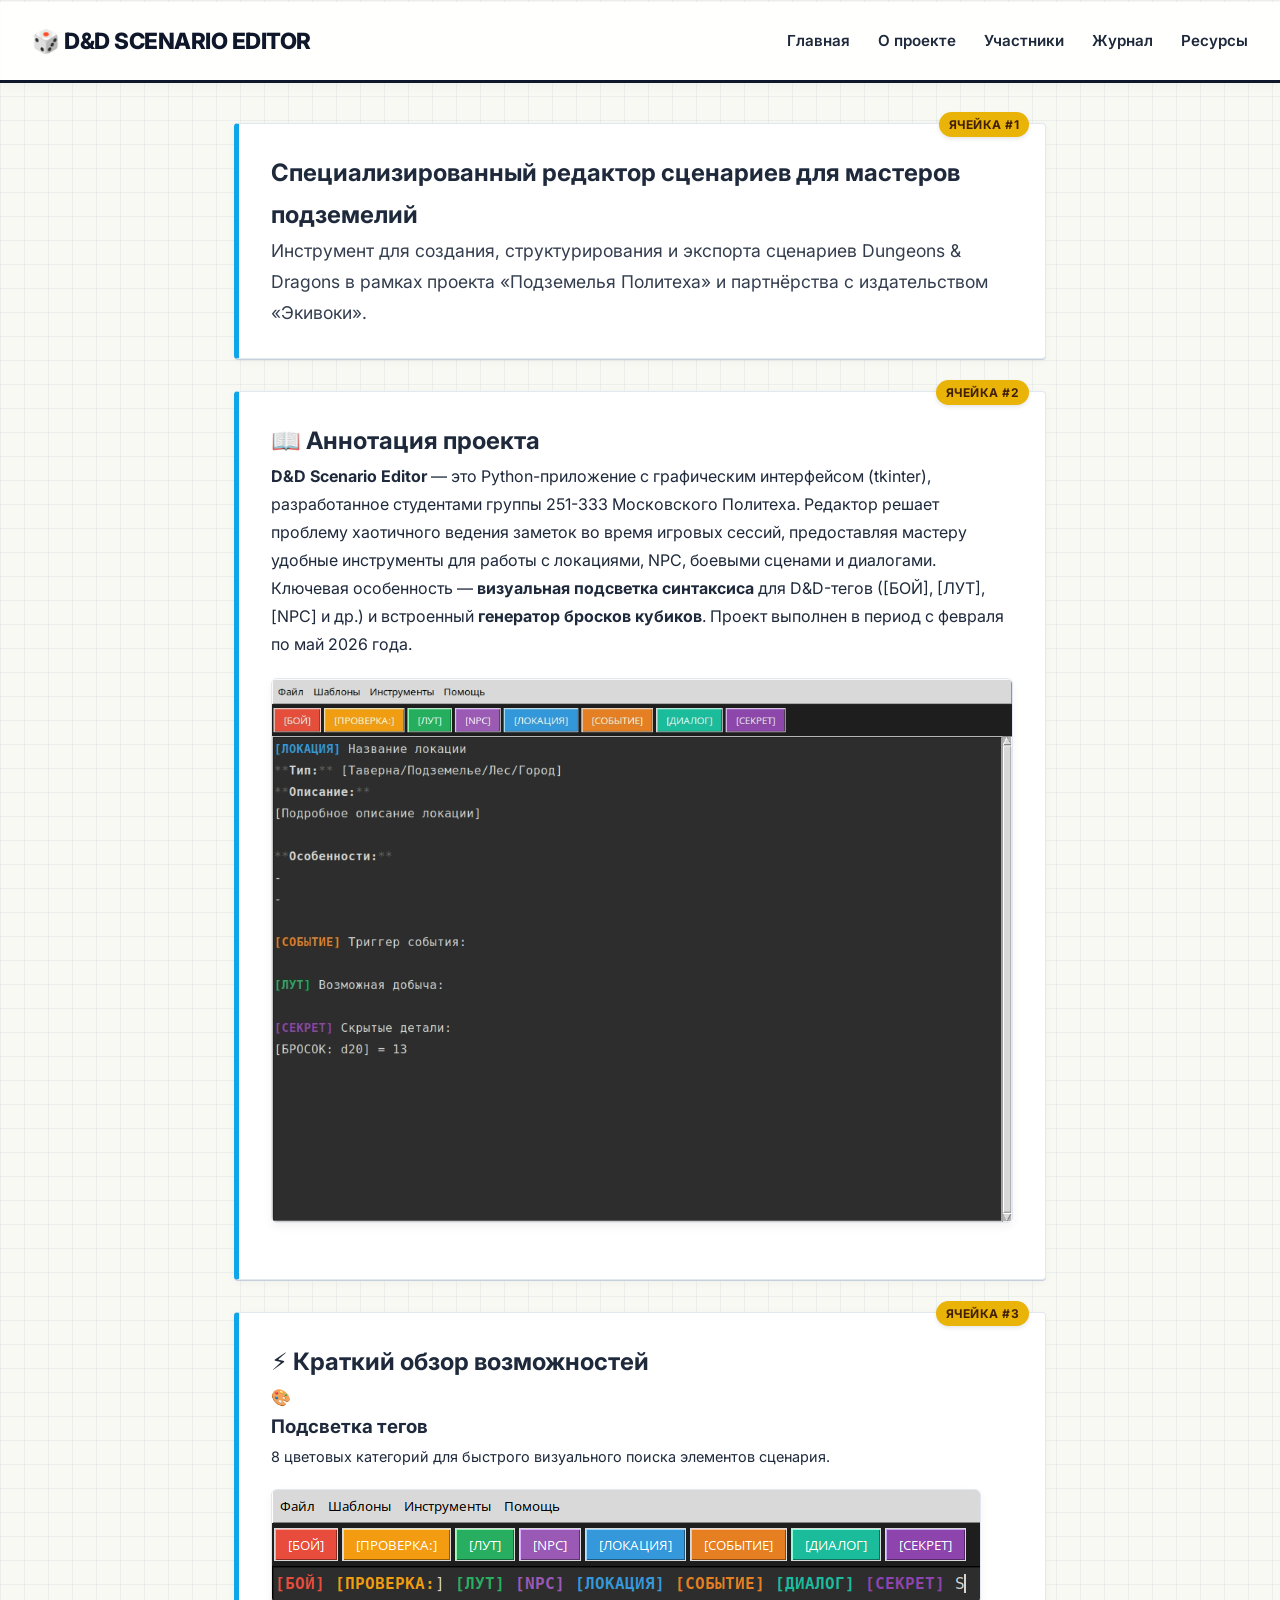
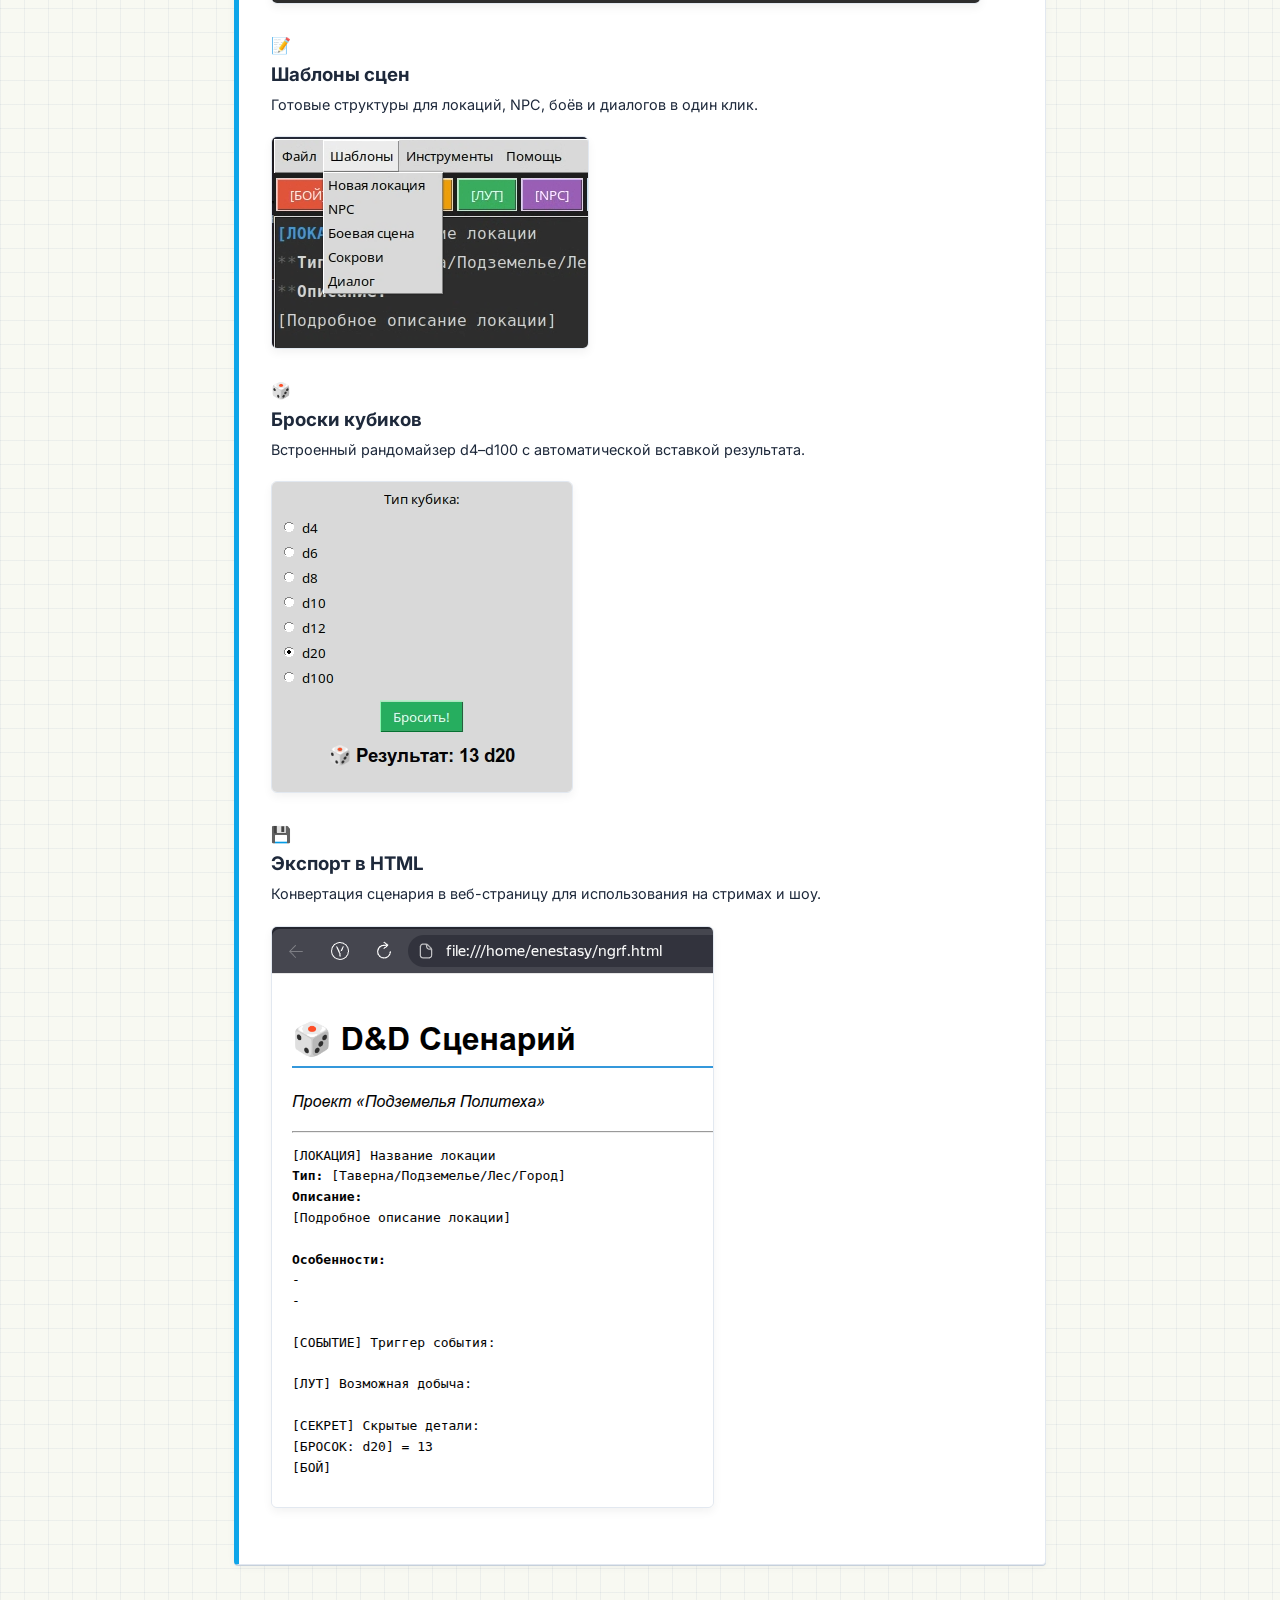
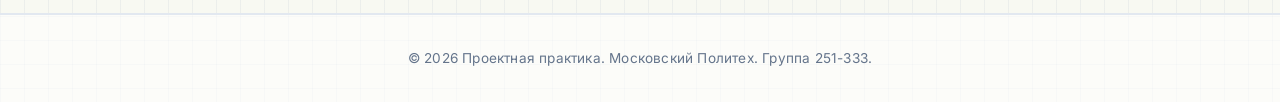
<file: site/index.html>
<!DOCTYPE html>
<html lang="ru">
<head>
  <meta charset="UTF-8">
  <meta name="viewport" content="width=device-width, initial-scale=1.0">
  <title>D&D Scenario Editor - Проектная практика</title>
  <!-- Подключаем шрифт Inter для соответствия стилю -->
  <link href="https://fonts.googleapis.com/css2?family=Inter:wght@400;600;800&display=swap" rel="stylesheet">
  <link rel="stylesheet" href="css/style.css">
  
</head>
<body>
  <header>
    <h1>🎲 D&D Scenario Editor</h1>
    <nav>
      <a href="index.html">Главная</a>
      <a href="about.html">О проекте</a>
      <a href="participants.html">Участники</a>
      <a href="journal.html">Журнал</a>
      <a href="resources.html">Ресурсы</a>
    </nav>
  </header>
  <main>
    
    <!-- Hero Section transformed into Card -->
    <div class="card">
      <h2>Специализированный редактор сценариев для мастеров подземелий</h2>
      <p style="font-size: 1.1rem; opacity: 0.9;">Инструмент для создания, структурирования и экспорта сценариев Dungeons & Dragons в рамках проекта «Подземелья Политеха» и партнёрства с издательством «Экивоки».</p>
    </div>

    <div class="card">
      <h2>📖 Аннотация проекта</h2>
      <p><strong>D&D Scenario Editor</strong> — это Python-приложение с графическим интерфейсом (tkinter), разработанное студентами группы 251-333 Московского Политеха. Редактор решает проблему хаотичного ведения заметок во время игровых сессий, предоставляя мастеру удобные инструменты для работы с локациями, NPC, боевыми сценами и диалогами.</p>
      
      <p>Ключевая особенность — <strong>визуальная подсветка синтаксиса</strong> для D&D-тегов ([БОЙ], [ЛУТ], [NPC] и др.) и встроенный <strong>генератор бросков кубиков</strong>. Проект выполнен в период с февраля по май 2026 года.</p>

      <img src="img/screenshot_main_dnd.png" alt="Главное окно D&D Scenario Editor с подсветкой тегов">
    </div>

    <!-- Quick Features Preview transformed into Grid inside Card -->
    <div class="card">
      <h2>⚡ Краткий обзор возможностей</h2>
      <div class="features-grid">
        <div class="mini-feature">
          <span class="feature-icon">🎨</span>
          <h3>Подсветка тегов</h3>
          <p style="font-size: 0.9rem;">8 цветовых категорий для быстрого визуального поиска элементов сценария.</p>
          <img src="img/screenshot_tag_highlight.png" alt="Подсветка тегов">
        </div>
        <div class="mini-feature">
          <span class="feature-icon">📝</span>
          <h3>Шаблоны сцен</h3>
          <p style="font-size: 0.9rem;">Готовые структуры для локаций, NPC, боёв и диалогов в один клик.</p>
          <img src="img/screenshot_scene_templates.png" alt="Шаблоны сцен">
        </div>
        <div class="mini-feature">
          <span class="feature-icon">🎲</span>
          <h3>Броски кубиков</h3>
          <p style="font-size: 0.9rem;">Встроенный рандомайзер d4–d100 с автоматической вставкой результата.</p>
          <img src="img/screenshot_dice_throwing.png" alt="Броски кубиков">
        </div>
        <div class="mini-feature">
          <span class="feature-icon">💾</span>
          <h3>Экспорт в HTML</h3>
          <p style="font-size: 0.9rem;">Конвертация сценария в веб-страницу для использования на стримах и шоу.</p>
          <img src="img/screenshot_html_export.png" alt="Экспорт в HTML">
        </div>
      </div>
    </div>

  </main>
  <footer>© 2026 Проектная практика. Московский Политех. Группа 251-333.</footer>
</body>
</html>
</file>
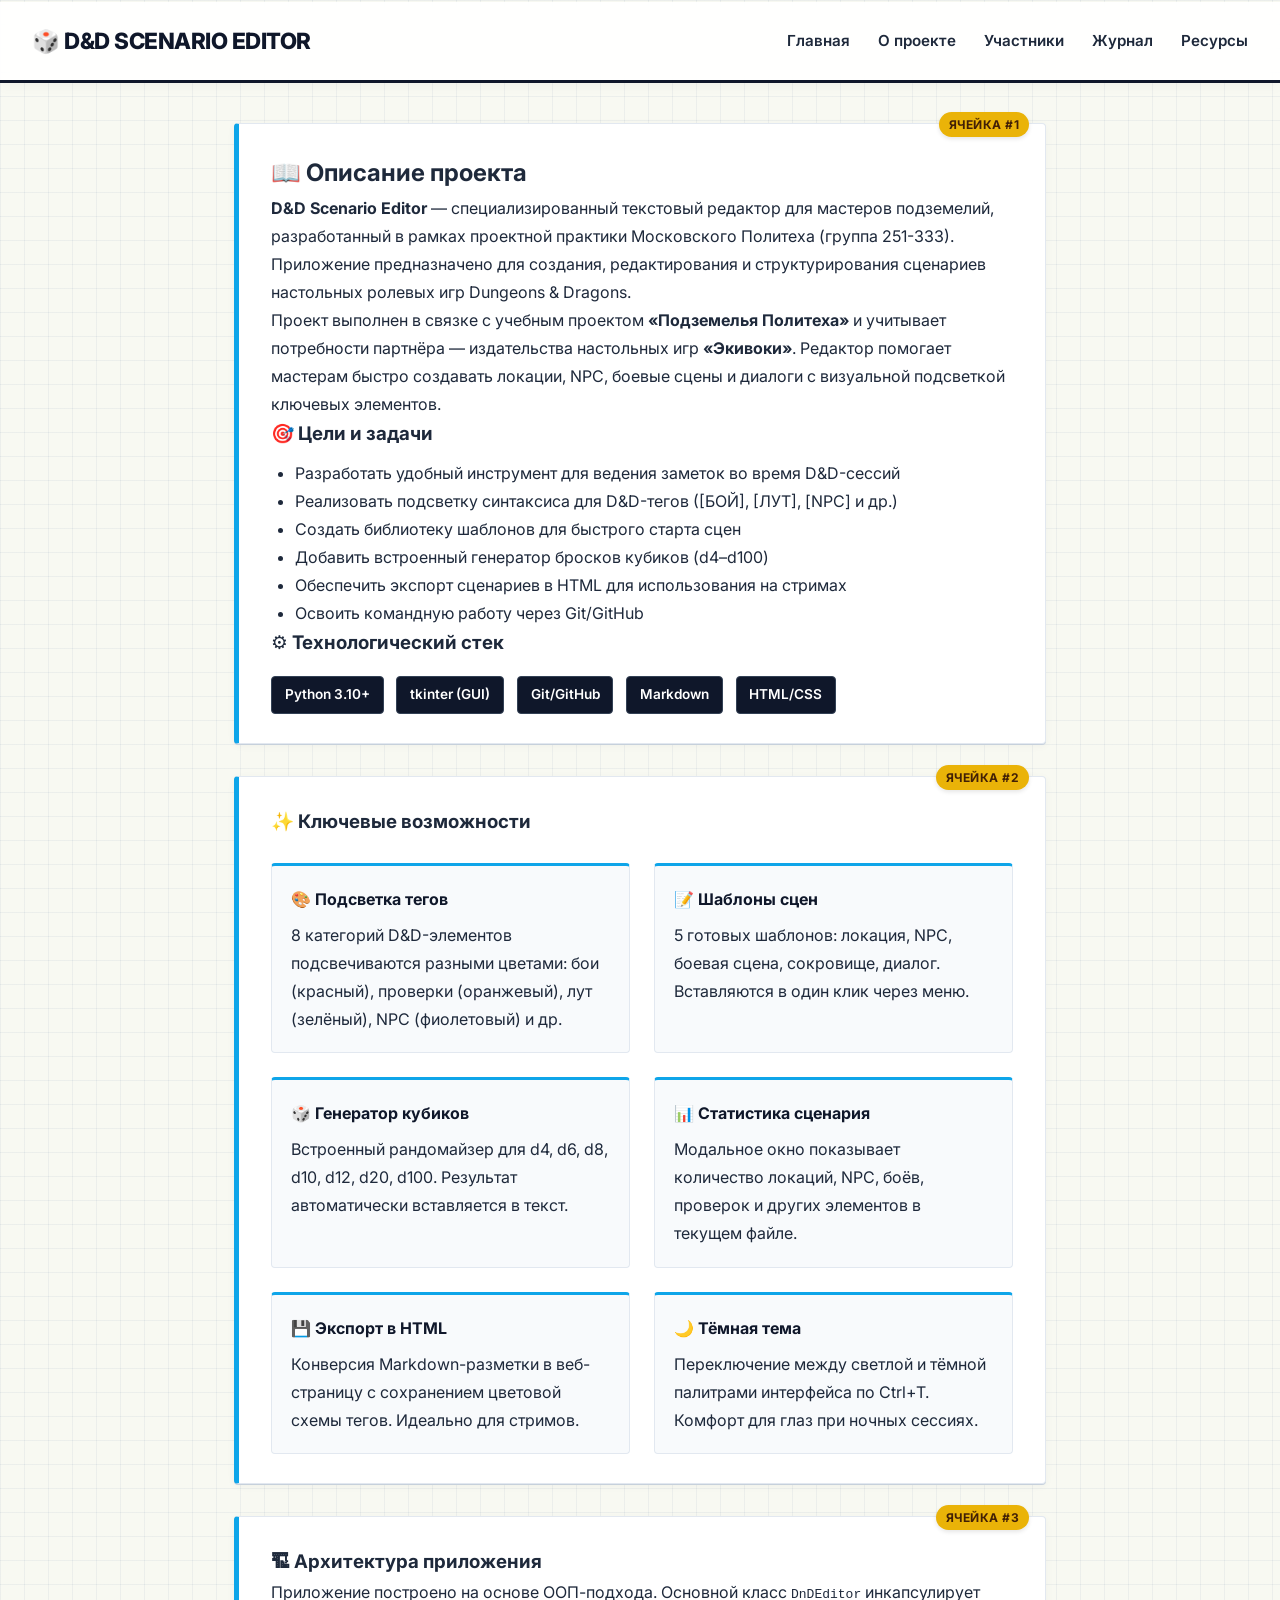
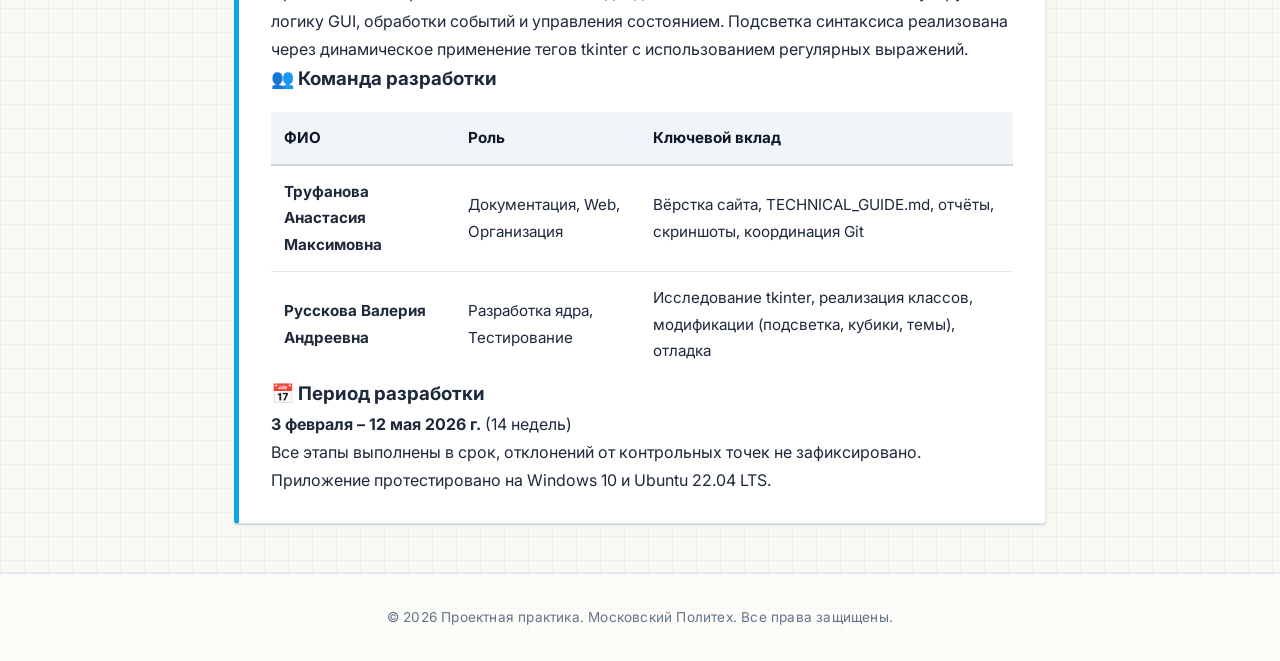
<file: site/about.html>
<!DOCTYPE html>
<html lang="ru">
<head>
  <meta charset="UTF-8">
  <meta name="viewport" content="width=device-width, initial-scale=1.0">
  <title>О проекте - D&D Scenario Editor</title>
  <link href="https://fonts.googleapis.com/css2?family=Inter:wght@400;600;800&display=swap" rel="stylesheet">
  <link rel="stylesheet" href="css/style.css">
  
  <style>
    :root {
      --primary: #0f172a;
      --secondary: #0ea5e9;
      --bg: #f8f9f2;
      --text: #1e293b;
      --card: #ffffff;
      --accent: #eab308;
      --grid: rgba(148, 163, 184, 0.12);
    }

    * { box-sizing: border-box; margin: 0; padding: 0; }

    body {
      font-family: 'Inter', 'Segoe UI', system-ui, sans-serif;
      background-color: var(--bg);
      background-image:
        linear-gradient(var(--grid) 1px, transparent 1px),
        linear-gradient(90deg, var(--grid) 1px, transparent 1px);
      background-size: 24px 24px;
      color: var(--text);
      line-height: 1.75;
      min-height: 100vh;
      padding-top: 2px;
    }

    header {
      background: rgba(255, 255, 255, 0.92);
      backdrop-filter: blur(10px);
      border-bottom: 3px solid var(--primary);
      padding: 1.2rem 2rem;
      display: flex;
      justify-content: space-between;
      align-items: center;
      box-shadow: 0 4px 12px rgba(0,0,0,0.03);
    }
    header h1 {
      font-size: 1.4rem;
      font-weight: 800;
      letter-spacing: -0.5px;
      color: var(--primary);
      text-transform: uppercase;
    }
    nav a {
      color: var(--text);
      text-decoration: none;
      margin-left: 1.5rem;
      font-weight: 600;
      font-size: 0.95rem;
      position: relative;
      transition: color 0.2s;
    }
    nav a::after {
      content: '';
      position: absolute;
      bottom: -4px; left: 0;
      width: 0%; height: 3px;
      background: var(--accent);
      transition: width 0.25s ease;
      border-radius: 2px;
    }
    nav a:hover { color: var(--secondary); }
    nav a:hover::after { width: 100%; }

    main {
      max-width: 860px;
      margin: 2.5rem auto;
      padding: 0 1.5rem;
      counter-reset: lesson;
    }

    .card {
      background: var(--card);
      padding: 1.8rem 2rem;
      border-radius: 4px;
      border: 1px solid #e2e8f0;
      border-left: 5px solid var(--secondary);
      box-shadow: 0 2px 8px rgba(0,0,0,0.04), 0 1px 0 #cbd5e1;
      margin-bottom: 2rem;
      position: relative;
      transition: transform 0.2s ease, box-shadow 0.2s ease, border-left-color 0.2s;
      counter-increment: lesson;
    }
    .card::before {
      content: "Ячейка #" counter(lesson);
      position: absolute;
      top: -12px; right: 16px;
      background: var(--accent);
      color: #422006;
      font-size: 0.75rem;
      font-weight: 700;
      padding: 2px 10px;
      border-radius: 100px;
      box-shadow: 0 2px 4px rgba(0,0,0,0.1);
      text-transform: uppercase;
      letter-spacing: 0.5px;
    }
    .card:hover {
      transform: translateY(-2px);
      box-shadow: 0 8px 20px rgba(14, 165, 233, 0.12), 0 2px 0 #cbd5e1;
      border-left-color: var(--accent);
    }

    img {
      max-width: 100%;
      border-radius: 6px;
      margin: 1.2rem 0;
      border: 1px solid #e2e8f0;
      box-shadow: 0 4px 10px rgba(0,0,0,0.05);
      background: #fff;
    }

    footer {
      text-align: center;
      padding: 2rem 1rem;
      color: #64748b;
      font-size: 0.85rem;
      border-top: 2px solid #e2e8f0;
      margin-top: 3rem;
      background: rgba(255,255,255,0.6);
      letter-spacing: 0.2px;
    }

    .feature-list-grid {
      display: grid;
      grid-template-columns: repeat(auto-fit, minmax(250px, 1fr));
      gap: 1.5rem;
      margin-top: 1.5rem;
    }
    .feature-item {
      background: #f8fafc;
      padding: 1.2rem;
      border-radius: 4px;
      border: 1px solid #e2e8f0;
      border-top: 3px solid var(--secondary);
    }
    .feature-item h4 {
      color: var(--primary);
      margin-bottom: 0.5rem;
      font-weight: 700;
    }
    .tech-stack {
      display: flex;
      flex-wrap: wrap;
      gap: 0.8rem;
      margin-top: 1rem;
    }
    .tech-badge {
      background: var(--primary);
      color: white;
      padding: 0.4rem 0.8rem;
      border-radius: 4px;
      font-size: 0.85rem;
      font-weight: 600;
      border: 1px solid #334155;
    }
    
    table {
      width: 100%;
      border-collapse: collapse;
      margin-top: 1rem;
      font-size: 0.95rem;
    }
    th {
      background: #f1f5f9;
      padding: 0.8rem;
      text-align: left;
      border-bottom: 2px solid #cbd5e1;
      color: var(--primary);
    }
    td {
      padding: 0.8rem;
      border-bottom: 1px solid #e2e8f0;
    }
    tr:last-child td { border-bottom: none; }

    @media (max-width: 600px) {
      header { flex-direction: column; gap: 1rem; text-align: center; }
      nav { display: flex; flex-wrap: wrap; gap: 0.8rem; justify-content: center; }
      nav a { margin: 0; }
      .card { padding: 1.5rem; }
      .card::before { top: -10px; right: 10px; font-size: 0.7rem; }
    }
  </style>
</head>
<body>
  <header>
    <h1>🎲 D&D Scenario Editor</h1>
    <nav>
      <a href="index.html">Главная</a>
      <a href="about.html">О проекте</a>
      <a href="participants.html">Участники</a>
      <a href="journal.html">Журнал</a>
      <a href="resources.html">Ресурсы</a>
    </nav>
  </header>
  <main>
    <div class="card">
      <h2>📖 Описание проекта</h2>
      <p><strong>D&D Scenario Editor</strong> — специализированный текстовый редактор для мастеров подземелий, разработанный в рамках проектной практики Московского Политеха (группа 251-333). Приложение предназначено для создания, редактирования и структурирования сценариев настольных ролевых игр Dungeons & Dragons.</p>
      
      <p>Проект выполнен в связке с учебным проектом <strong>«Подземелья Политеха»</strong> и учитывает потребности партнёра — издательства настольных игр <strong>«Экивоки»</strong>. Редактор помогает мастерам быстро создавать локации, NPC, боевые сцены и диалоги с визуальной подсветкой ключевых элементов.</p>

      <h3>🎯 Цели и задачи</h3>
      <ul style="margin-left: 1.5rem; margin-top: 0.5rem;">
        <li>Разработать удобный инструмент для ведения заметок во время D&D-сессий</li>
        <li>Реализовать подсветку синтаксиса для D&D-тегов ([БОЙ], [ЛУТ], [NPC] и др.)</li>
        <li>Создать библиотеку шаблонов для быстрого старта сцен</li>
        <li>Добавить встроенный генератор бросков кубиков (d4–d100)</li>
        <li>Обеспечить экспорт сценариев в HTML для использования на стримах</li>
        <li>Освоить командную работу через Git/GitHub</li>
      </ul>

      <h3>⚙️ Технологический стек</h3>
      <div class="tech-stack">
        <span class="tech-badge">Python 3.10+</span>
        <span class="tech-badge">tkinter (GUI)</span>
        <span class="tech-badge">Git/GitHub</span>
        <span class="tech-badge">Markdown</span>
        <span class="tech-badge">HTML/CSS</span>
      </div>
    </div>

    <div class="card">
      <h3>✨ Ключевые возможности</h3>
      <div class="feature-list-grid">
        <div class="feature-item">
          <h4>🎨 Подсветка тегов</h4>
          <p>8 категорий D&D-элементов подсвечиваются разными цветами: бои (красный), проверки (оранжевый), лут (зелёный), NPC (фиолетовый) и др.</p>
        </div>
        <div class="feature-item">
          <h4>📝 Шаблоны сцен</h4>
          <p>5 готовых шаблонов: локация, NPC, боевая сцена, сокровище, диалог. Вставляются в один клик через меню.</p>
        </div>
        <div class="feature-item">
          <h4>🎲 Генератор кубиков</h4>
          <p>Встроенный рандомайзер для d4, d6, d8, d10, d12, d20, d100. Результат автоматически вставляется в текст.</p>
        </div>
        <div class="feature-item">
          <h4>📊 Статистика сценария</h4>
          <p>Модальное окно показывает количество локаций, NPC, боёв, проверок и других элементов в текущем файле.</p>
        </div>
        <div class="feature-item">
          <h4>💾 Экспорт в HTML</h4>
          <p>Конверсия Markdown-разметки в веб-страницу с сохранением цветовой схемы тегов. Идеально для стримов.</p>
        </div>
        <div class="feature-item">
          <h4>🌙 Тёмная тема</h4>
          <p>Переключение между светлой и тёмной палитрами интерфейса по Ctrl+T. Комфорт для глаз при ночных сессиях.</p>
        </div>
      </div>
    </div>

    <div class="card">
      <h3>🏗 Архитектура приложения</h3>
      <p>Приложение построено на основе ООП-подхода. Основной класс <code>DnDEditor</code> инкапсулирует логику GUI, обработки событий и управления состоянием. Подсветка синтаксиса реализована через динамическое применение тегов tkinter с использованием регулярных выражений.</p>
      
      <h3>👥 Команда разработки</h3>
      <table>
        <thead>
          <tr>
            <th>ФИО</th>
            <th>Роль</th>
            <th>Ключевой вклад</th>
          </tr>
        </thead>
        <tbody>
          <tr>
            <td><strong>Труфанова Анастасия Максимовна</strong></td>
            <td>Документация, Web, Организация</td>
            <td>Вёрстка сайта, TECHNICAL_GUIDE.md, отчёты, скриншоты, координация Git</td>
          </tr>
          <tr>
            <td><strong>Русскова Валерия Андреевна</strong></td>
            <td>Разработка ядра, Тестирование</td>
            <td>Исследование tkinter, реализация классов, модификации (подсветка, кубики, темы), отладка</td>
          </tr>
        </tbody>
      </table>

      <h3>📅 Период разработки</h3>
      <p><strong>3 февраля – 12 мая 2026 г.</strong> (14 недель)</p>
      <p>Все этапы выполнены в срок, отклонений от контрольных точек не зафиксировано. Приложение протестировано на Windows 10 и Ubuntu 22.04 LTS.</p>
    </div>
  </main>
  <footer>© 2026 Проектная практика. Московский Политех. Все права защищены.</footer>
</body>
</html>
</file>
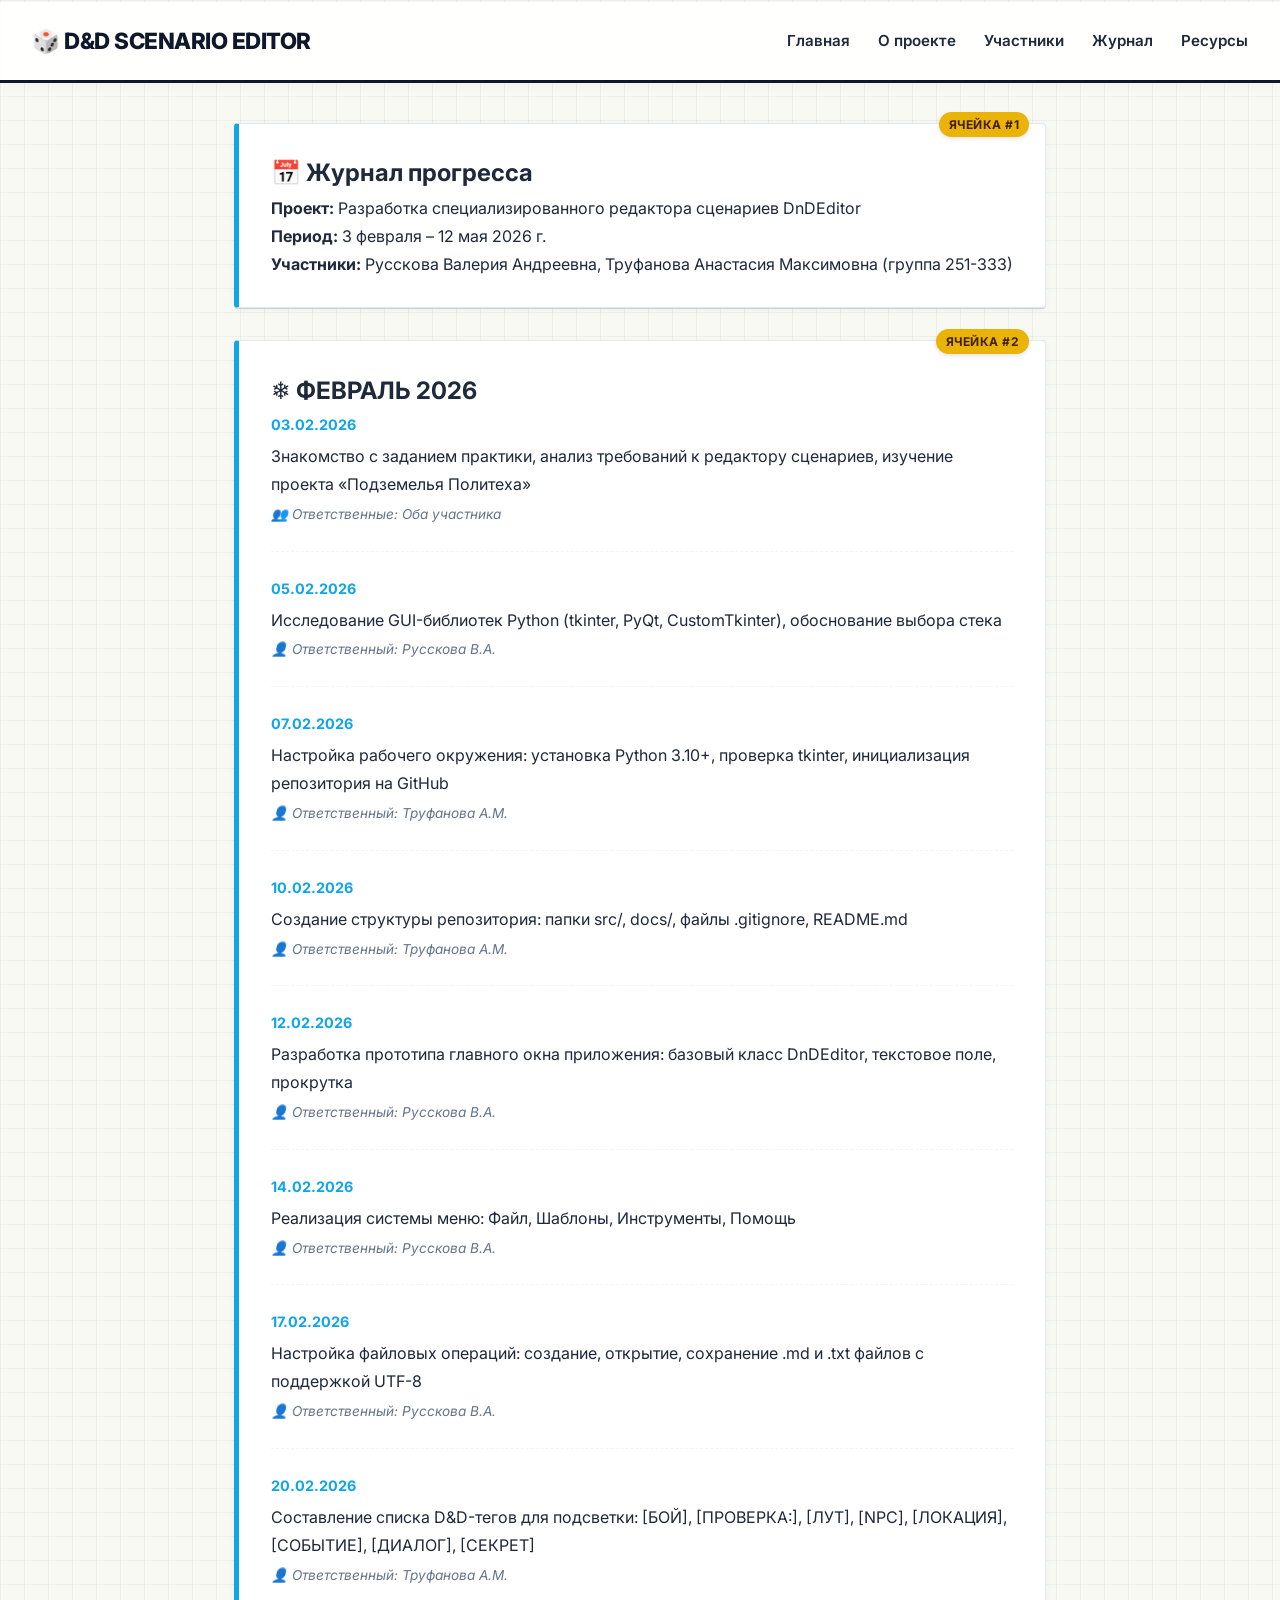
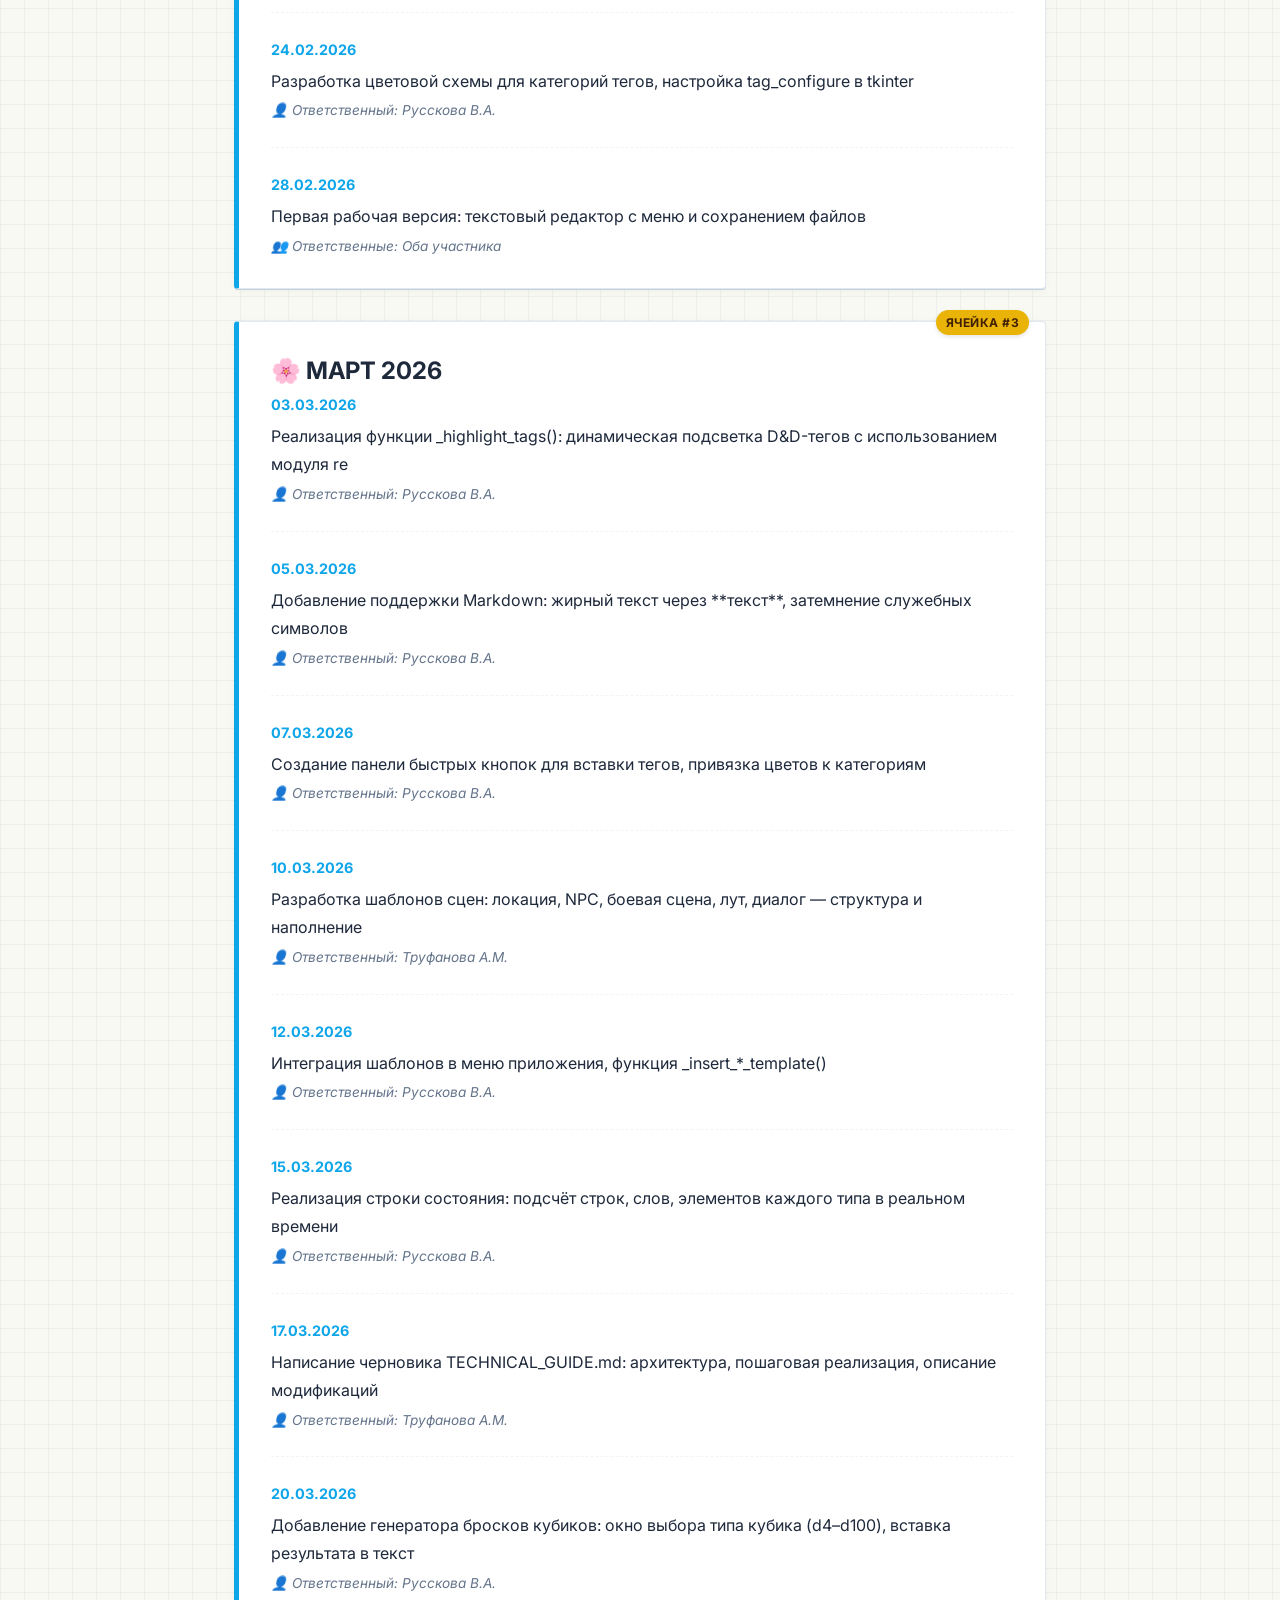
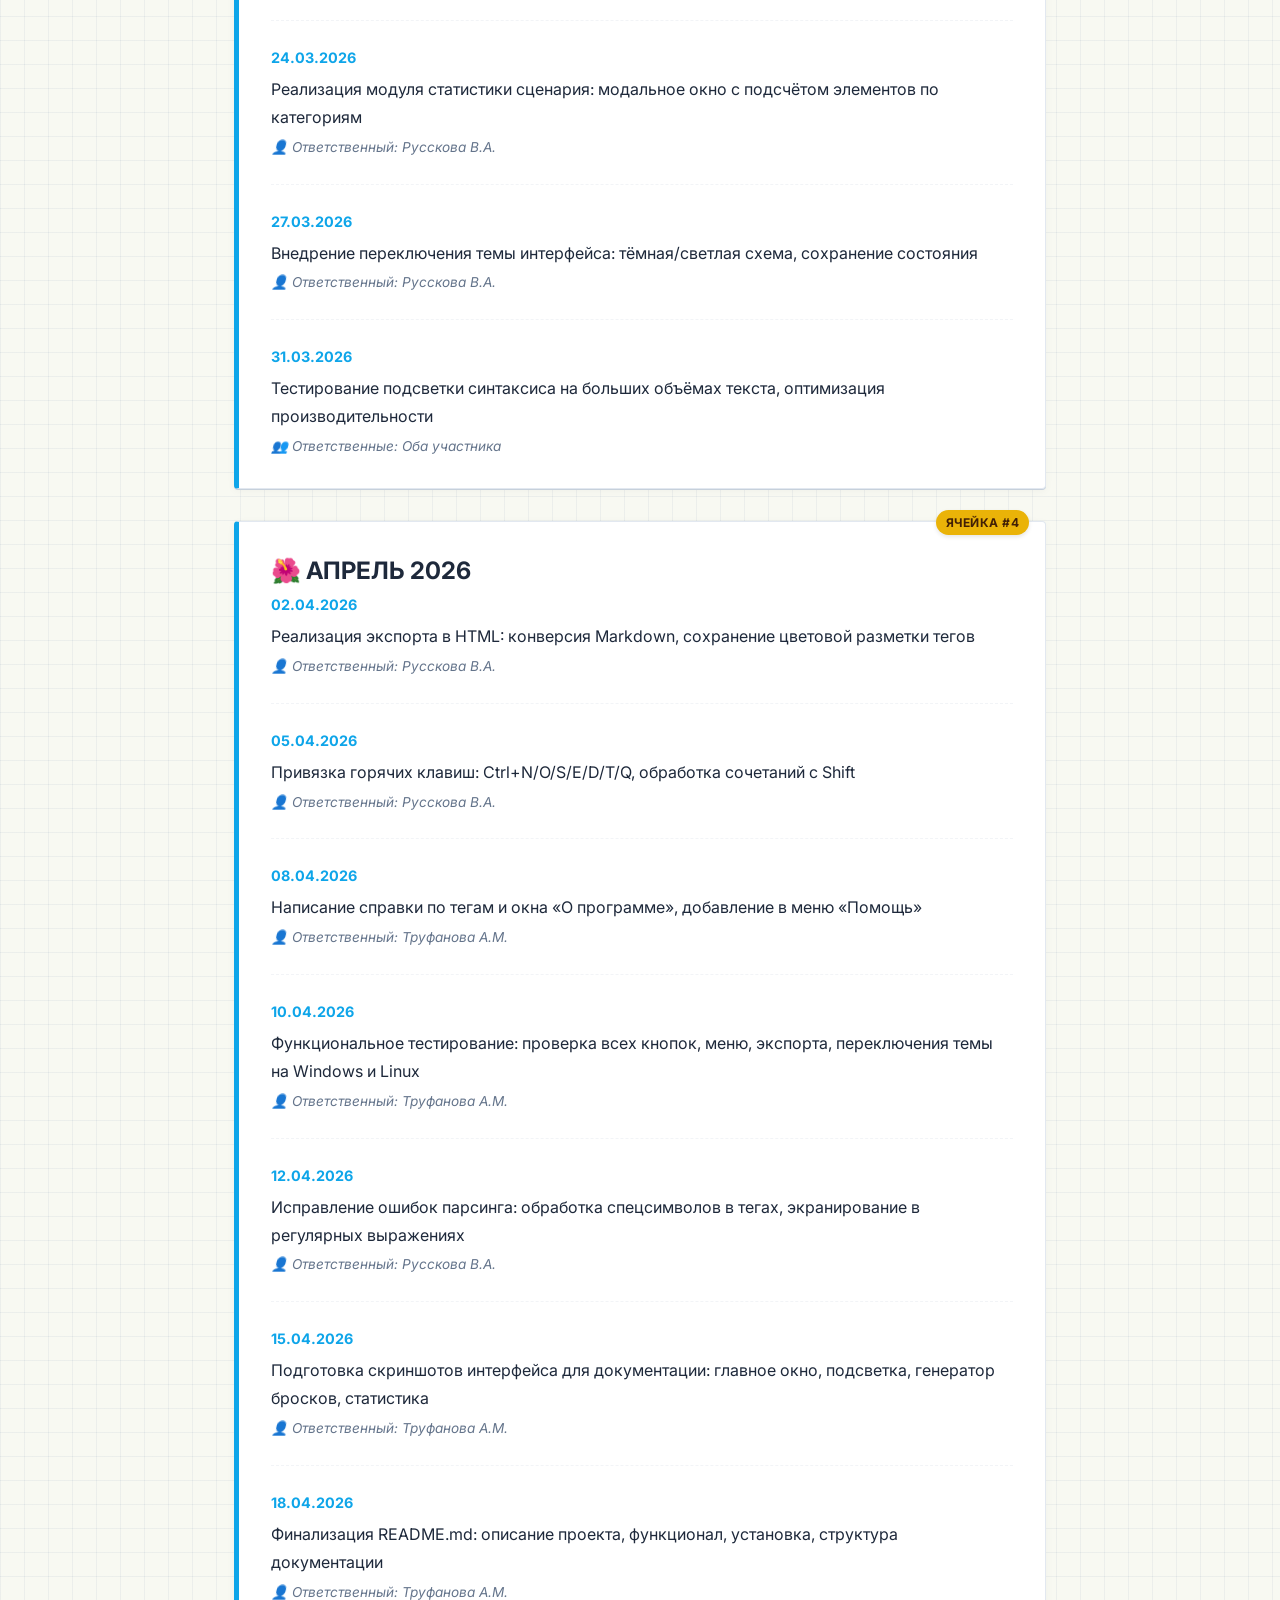
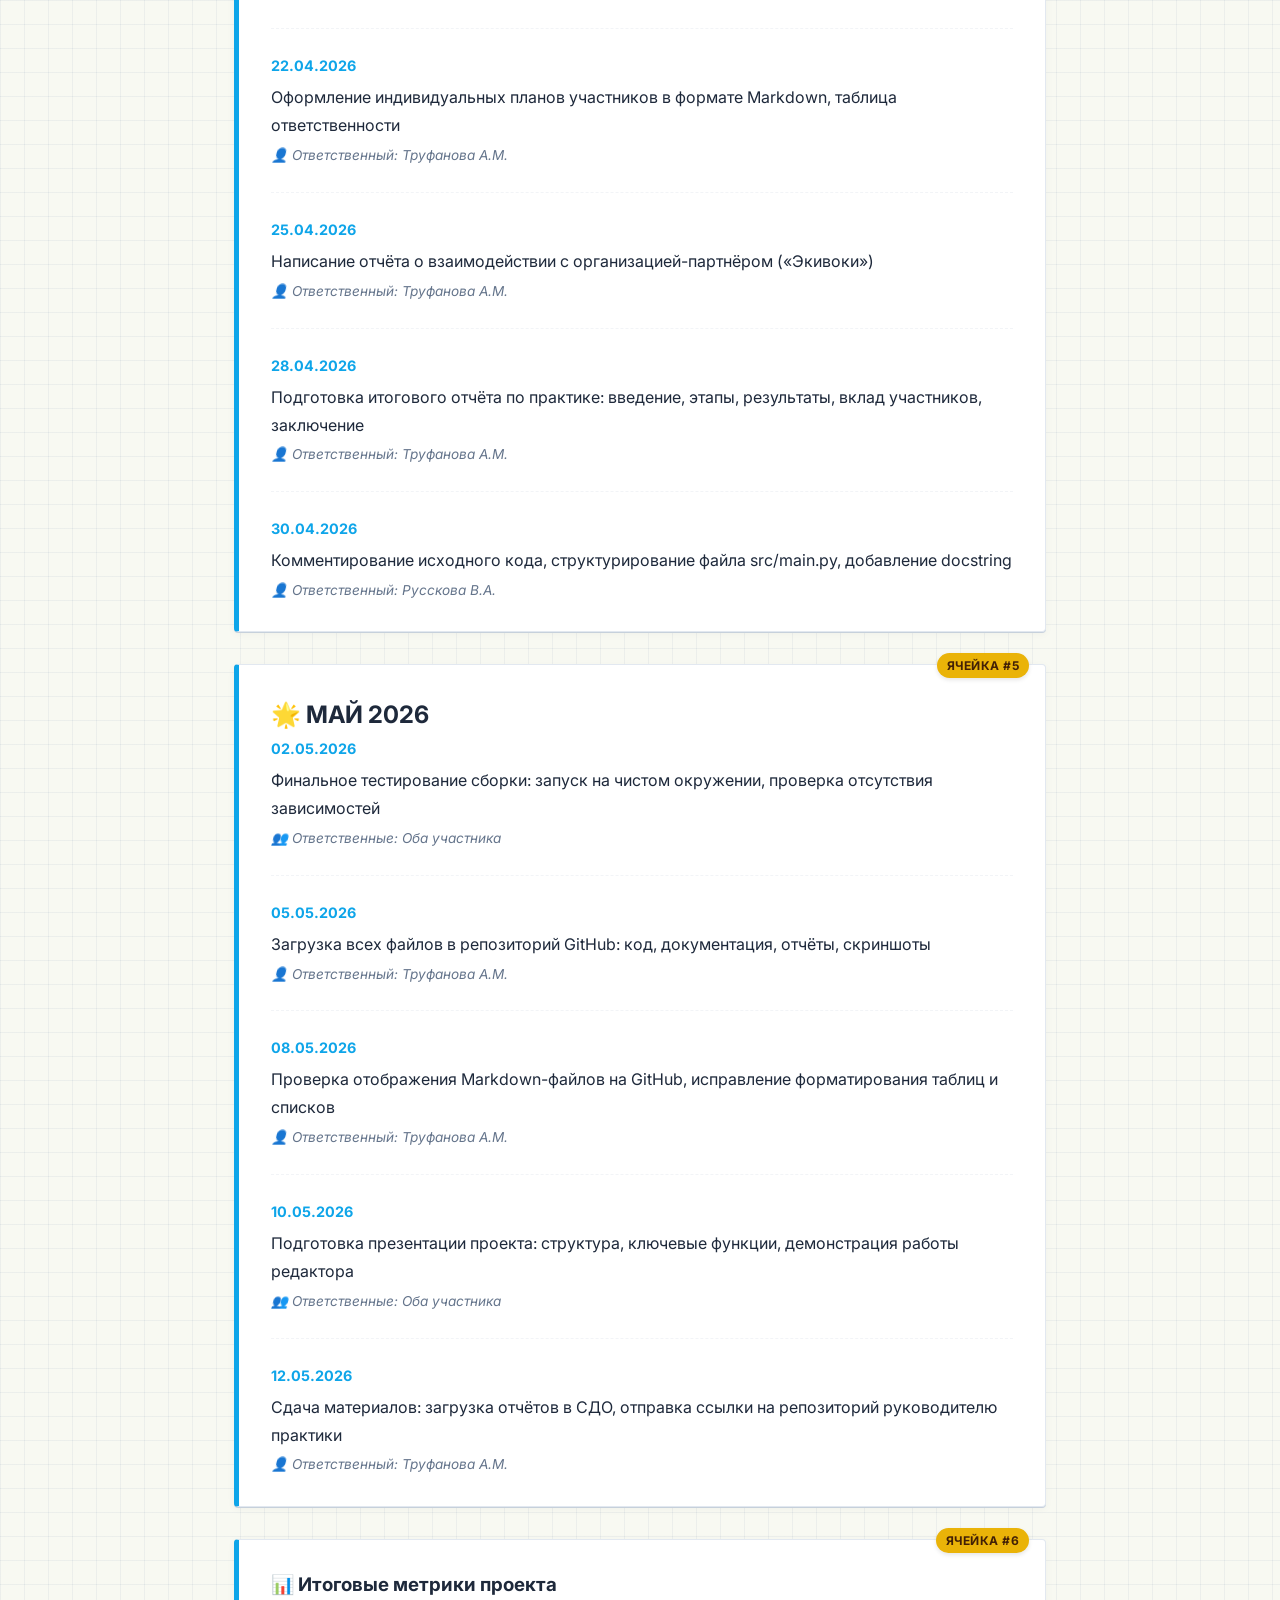
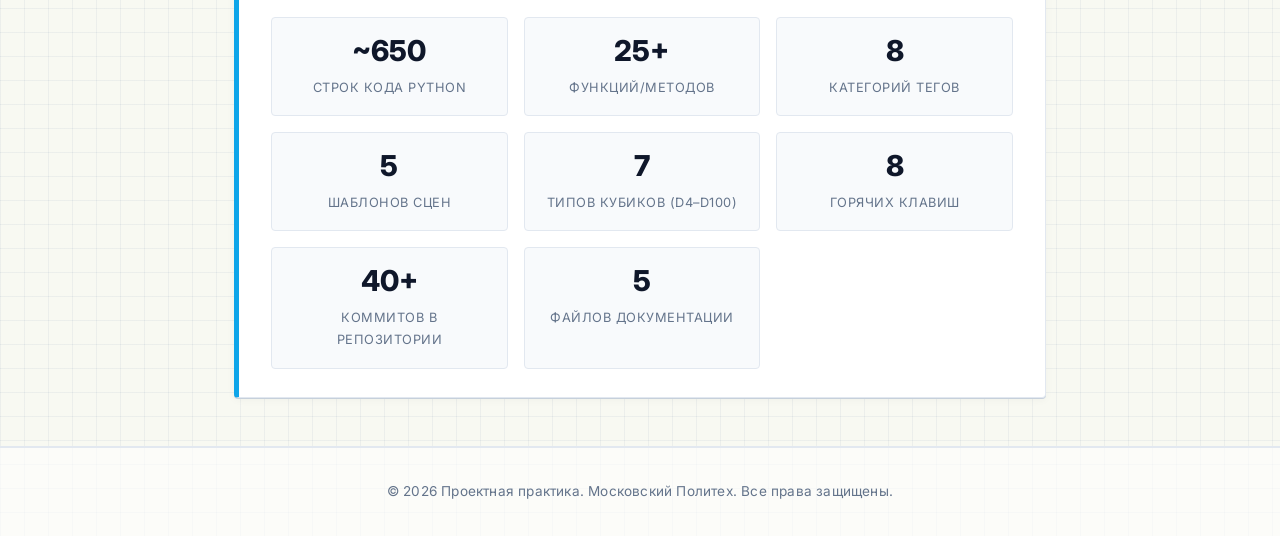
<file: site/journal.html>
<!DOCTYPE html>
<html lang="ru">
<head>
  <meta charset="UTF-8">
  <meta name="viewport" content="width=device-width, initial-scale=1.0">
  <title>Журнал прогресса - D&D Scenario Editor</title>
  <link rel="stylesheet" href="css/style.css">
  <link href="https://fonts.googleapis.com/css2?family=Inter:wght@400;600;800&display=swap" rel="stylesheet">
  
  <style>
    .log-entry {
      margin-bottom: 1.5rem;
      padding-bottom: 1.5rem;
      border-bottom: 1px dashed var(--grid);
    }
    .log-entry:last-child {
      border-bottom: none;
      margin-bottom: 0;
      padding-bottom: 0;
    }
    .log-date {
      font-family: 'Inter', monospace;
      font-weight: 700;
      color: var(--secondary);
      font-size: 0.9rem;
      margin-bottom: 0.3rem;
      display: block;
    }
    .log-content {
      font-size: 1rem;
      margin-bottom: 0.3rem;
    }
    .log-meta {
      font-size: 0.85rem;
      color: #64748b;
      font-style: italic;
    }
    
    .metrics-wrapper {
      display: grid;
      grid-template-columns: repeat(auto-fit, minmax(180px, 1fr));
      gap: 1rem;
      margin-top: 1rem;
    }
    .metric-box {
      background: #f8fafc;
      padding: 1rem;
      border-radius: 4px;
      border: 1px solid #e2e8f0;
      text-align: center;
    }
    .metric-val {
      display: block;
      font-size: 1.8rem;
      font-weight: 800;
      color: var(--primary);
      line-height: 1.2;
    }
    .metric-lbl {
      font-size: 0.8rem;
      color: #64748b;
      text-transform: uppercase;
      letter-spacing: 0.5px;
      margin-top: 0.5rem;
      display: block;
    }
  </style>
</head>
<body>
  <header>
    <h1>🎲 D&D Scenario Editor</h1>
    <nav>
      <a href="index.html">Главная</a>
      <a href="about.html">О проекте</a>
      <a href="participants.html">Участники</a>
      <a href="journal.html">Журнал</a>
      <a href="resources.html">Ресурсы</a>
    </nav>
  </header>
  <main>
    <div class="card">
      <h2>📅 Журнал прогресса</h2>
      <p><strong>Проект:</strong> Разработка специализированного редактора сценариев DnDEditor<br>
      <strong>Период:</strong> 3 февраля – 12 мая 2026 г.<br>
      <strong>Участники:</strong> Русскова Валерия Андреевна, Труфанова Анастасия Максимовна (группа 251-333)</p>
    </div>

    <!-- ФЕВРАЛЬ -->
    <div class="card">
      <h2>❄️ ФЕВРАЛЬ 2026</h2>
      
      <div class="log-entry">
        <span class="log-date">03.02.2026</span>
        <p class="log-content">Знакомство с заданием практики, анализ требований к редактору сценариев, изучение проекта «Подземелья Политеха»</p>
        <div class="log-meta">👥 Ответственные: Оба участника</div>
      </div>

      <div class="log-entry">
        <span class="log-date">05.02.2026</span>
        <p class="log-content">Исследование GUI-библиотек Python (tkinter, PyQt, CustomTkinter), обоснование выбора стека</p>
        <div class="log-meta">👤 Ответственный: Русскова В.А.</div>
      </div>

      <div class="log-entry">
        <span class="log-date">07.02.2026</span>
        <p class="log-content">Настройка рабочего окружения: установка Python 3.10+, проверка tkinter, инициализация репозитория на GitHub</p>
        <div class="log-meta">👤 Ответственный: Труфанова А.М.</div>
      </div>

      <div class="log-entry">
        <span class="log-date">10.02.2026</span>
        <p class="log-content">Создание структуры репозитория: папки src/, docs/, файлы .gitignore, README.md</p>
        <div class="log-meta">👤 Ответственный: Труфанова А.М.</div>
      </div>

      <div class="log-entry">
        <span class="log-date">12.02.2026</span>
        <p class="log-content">Разработка прототипа главного окна приложения: базовый класс DnDEditor, текстовое поле, прокрутка</p>
        <div class="log-meta">👤 Ответственный: Русскова В.А.</div>
      </div>

      <div class="log-entry">
        <span class="log-date">14.02.2026</span>
        <p class="log-content">Реализация системы меню: Файл, Шаблоны, Инструменты, Помощь</p>
        <div class="log-meta">👤 Ответственный: Русскова В.А.</div>
      </div>

      <div class="log-entry">
        <span class="log-date">17.02.2026</span>
        <p class="log-content">Настройка файловых операций: создание, открытие, сохранение .md и .txt файлов с поддержкой UTF-8</p>
        <div class="log-meta">👤 Ответственный: Русскова В.А.</div>
      </div>

      <div class="log-entry">
        <span class="log-date">20.02.2026</span>
        <p class="log-content">Составление списка D&D-тегов для подсветки: [БОЙ], [ПРОВЕРКА:], [ЛУТ], [NPC], [ЛОКАЦИЯ], [СОБЫТИЕ], [ДИАЛОГ], [СЕКРЕТ]</p>
        <div class="log-meta">👤 Ответственный: Труфанова А.М.</div>
      </div>

      <div class="log-entry">
        <span class="log-date">24.02.2026</span>
        <p class="log-content">Разработка цветовой схемы для категорий тегов, настройка tag_configure в tkinter</p>
        <div class="log-meta">👤 Ответственный: Русскова В.А.</div>
      </div>

      <div class="log-entry">
        <span class="log-date">28.02.2026</span>
        <p class="log-content">Первая рабочая версия: текстовый редактор с меню и сохранением файлов</p>
        <div class="log-meta">👥 Ответственные: Оба участника</div>
      </div>
    </div>

    <!-- МАРТ -->
    <div class="card">
      <h2>🌸 МАРТ 2026</h2>
      
      <div class="log-entry">
        <span class="log-date">03.03.2026</span>
        <p class="log-content">Реализация функции _highlight_tags(): динамическая подсветка D&D-тегов с использованием модуля re</p>
        <div class="log-meta">👤 Ответственный: Русскова В.А.</div>
      </div>

      <div class="log-entry">
        <span class="log-date">05.03.2026</span>
        <p class="log-content">Добавление поддержки Markdown: жирный текст через **текст**, затемнение служебных символов</p>
        <div class="log-meta">👤 Ответственный: Русскова В.А.</div>
      </div>

      <div class="log-entry">
        <span class="log-date">07.03.2026</span>
        <p class="log-content">Создание панели быстрых кнопок для вставки тегов, привязка цветов к категориям</p>
        <div class="log-meta">👤 Ответственный: Русскова В.А.</div>
      </div>

      <div class="log-entry">
        <span class="log-date">10.03.2026</span>
        <p class="log-content">Разработка шаблонов сцен: локация, NPC, боевая сцена, лут, диалог — структура и наполнение</p>
        <div class="log-meta">👤 Ответственный: Труфанова А.М.</div>
      </div>

      <div class="log-entry">
        <span class="log-date">12.03.2026</span>
        <p class="log-content">Интеграция шаблонов в меню приложения, функция _insert_*_template()</p>
        <div class="log-meta">👤 Ответственный: Русскова В.А.</div>
      </div>

      <div class="log-entry">
        <span class="log-date">15.03.2026</span>
        <p class="log-content">Реализация строки состояния: подсчёт строк, слов, элементов каждого типа в реальном времени</p>
        <div class="log-meta">👤 Ответственный: Русскова В.А.</div>
      </div>

      <div class="log-entry">
        <span class="log-date">17.03.2026</span>
        <p class="log-content">Написание черновика TECHNICAL_GUIDE.md: архитектура, пошаговая реализация, описание модификаций</p>
        <div class="log-meta">👤 Ответственный: Труфанова А.М.</div>
      </div>

      <div class="log-entry">
        <span class="log-date">20.03.2026</span>
        <p class="log-content">Добавление генератора бросков кубиков: окно выбора типа кубика (d4–d100), вставка результата в текст</p>
        <div class="log-meta">👤 Ответственный: Русскова В.А.</div>
      </div>

      <div class="log-entry">
        <span class="log-date">24.03.2026</span>
        <p class="log-content">Реализация модуля статистики сценария: модальное окно с подсчётом элементов по категориям</p>
        <div class="log-meta">👤 Ответственный: Русскова В.А.</div>
      </div>

      <div class="log-entry">
        <span class="log-date">27.03.2026</span>
        <p class="log-content">Внедрение переключения темы интерфейса: тёмная/светлая схема, сохранение состояния</p>
        <div class="log-meta">👤 Ответственный: Русскова В.А.</div>
      </div>

      <div class="log-entry">
        <span class="log-date">31.03.2026</span>
        <p class="log-content">Тестирование подсветки синтаксиса на больших объёмах текста, оптимизация производительности</p>
        <div class="log-meta">👥 Ответственные: Оба участника</div>
      </div>
    </div>

    <!-- АПРЕЛЬ -->
    <div class="card">
      <h2>🌺 АПРЕЛЬ 2026</h2>
      
      <div class="log-entry">
        <span class="log-date">02.04.2026</span>
        <p class="log-content">Реализация экспорта в HTML: конверсия Markdown, сохранение цветовой разметки тегов</p>
        <div class="log-meta">👤 Ответственный: Русскова В.А.</div>
      </div>

      <div class="log-entry">
        <span class="log-date">05.04.2026</span>
        <p class="log-content">Привязка горячих клавиш: Ctrl+N/O/S/E/D/T/Q, обработка сочетаний с Shift</p>
        <div class="log-meta">👤 Ответственный: Русскова В.А.</div>
      </div>

      <div class="log-entry">
        <span class="log-date">08.04.2026</span>
        <p class="log-content">Написание справки по тегам и окна «О программе», добавление в меню «Помощь»</p>
        <div class="log-meta">👤 Ответственный: Труфанова А.М.</div>
      </div>

      <div class="log-entry">
        <span class="log-date">10.04.2026</span>
        <p class="log-content">Функциональное тестирование: проверка всех кнопок, меню, экспорта, переключения темы на Windows и Linux</p>
        <div class="log-meta">👤 Ответственный: Труфанова А.М.</div>
      </div>

      <div class="log-entry">
        <span class="log-date">12.04.2026</span>
        <p class="log-content">Исправление ошибок парсинга: обработка спецсимволов в тегах, экранирование в регулярных выражениях</p>
        <div class="log-meta">👤 Ответственный: Русскова В.А.</div>
      </div>

      <div class="log-entry">
        <span class="log-date">15.04.2026</span>
        <p class="log-content">Подготовка скриншотов интерфейса для документации: главное окно, подсветка, генератор бросков, статистика</p>
        <div class="log-meta">👤 Ответственный: Труфанова А.М.</div>
      </div>

      <div class="log-entry">
        <span class="log-date">18.04.2026</span>
        <p class="log-content">Финализация README.md: описание проекта, функционал, установка, структура документации</p>
        <div class="log-meta">👤 Ответственный: Труфанова А.М.</div>
      </div>

      <div class="log-entry">
        <span class="log-date">22.04.2026</span>
        <p class="log-content">Оформление индивидуальных планов участников в формате Markdown, таблица ответственности</p>
        <div class="log-meta">👤 Ответственный: Труфанова А.М.</div>
      </div>

      <div class="log-entry">
        <span class="log-date">25.04.2026</span>
        <p class="log-content">Написание отчёта о взаимодействии с организацией-партнёром («Экивоки»)</p>
        <div class="log-meta">👤 Ответственный: Труфанова А.М.</div>
      </div>

      <div class="log-entry">
        <span class="log-date">28.04.2026</span>
        <p class="log-content">Подготовка итогового отчёта по практике: введение, этапы, результаты, вклад участников, заключение</p>
        <div class="log-meta">👤 Ответственный: Труфанова А.М.</div>
      </div>

      <div class="log-entry">
        <span class="log-date">30.04.2026</span>
        <p class="log-content">Комментирование исходного кода, структурирование файла src/main.py, добавление docstring</p>
        <div class="log-meta">👤 Ответственный: Русскова В.А.</div>
      </div>
    </div>

    <!-- МАЙ -->
    <div class="card">
      <h2>🌟 МАЙ 2026</h2>
      
      <div class="log-entry">
        <span class="log-date">02.05.2026</span>
        <p class="log-content">Финальное тестирование сборки: запуск на чистом окружении, проверка отсутствия зависимостей</p>
        <div class="log-meta">👥 Ответственные: Оба участника</div>
      </div>

      <div class="log-entry">
        <span class="log-date">05.05.2026</span>
        <p class="log-content">Загрузка всех файлов в репозиторий GitHub: код, документация, отчёты, скриншоты</p>
        <div class="log-meta">👤 Ответственный: Труфанова А.М.</div>
      </div>

      <div class="log-entry">
        <span class="log-date">08.05.2026</span>
        <p class="log-content">Проверка отображения Markdown-файлов на GitHub, исправление форматирования таблиц и списков</p>
        <div class="log-meta">👤 Ответственный: Труфанова А.М.</div>
      </div>

      <div class="log-entry">
        <span class="log-date">10.05.2026</span>
        <p class="log-content">Подготовка презентации проекта: структура, ключевые функции, демонстрация работы редактора</p>
        <div class="log-meta">👥 Ответственные: Оба участника</div>
      </div>

      <div class="log-entry">
        <span class="log-date">12.05.2026</span>
        <p class="log-content">Сдача материалов: загрузка отчётов в СДО, отправка ссылки на репозиторий руководителю практики</p>
        <div class="log-meta">👤 Ответственный: Труфанова А.М.</div>
      </div>
    </div>

    <!-- ИТОГОВЫЕ МЕТРИКИ -->
    <div class="card">
      <h3>📊 Итоговые метрики проекта</h3>
      <div class="metrics-wrapper">
        <div class="metric-box">
          <span class="metric-val">~650</span>
          <span class="metric-lbl">Строк кода Python</span>
        </div>
        <div class="metric-box">
          <span class="metric-val">25+</span>
          <span class="metric-lbl">Функций/методов</span>
        </div>
        <div class="metric-box">
          <span class="metric-val">8</span>
          <span class="metric-lbl">Категорий тегов</span>
        </div>
        <div class="metric-box">
          <span class="metric-val">5</span>
          <span class="metric-lbl">Шаблонов сцен</span>
        </div>
        <div class="metric-box">
          <span class="metric-val">7</span>
          <span class="metric-lbl">Типов кубиков (d4–d100)</span>
        </div>
        <div class="metric-box">
          <span class="metric-val">8</span>
          <span class="metric-lbl">Горячих клавиш</span>
        </div>
        <div class="metric-box">
          <span class="metric-val">40+</span>
          <span class="metric-lbl">Коммитов в репозитории</span>
        </div>
        <div class="metric-box">
          <span class="metric-val">5</span>
          <span class="metric-lbl">Файлов документации</span>
        </div>
      </div>
    </div>

  </main>
  <footer>© 2026 Проектная практика. Московский Политех. Все права защищены.</footer>
</body>
</html>
</file>
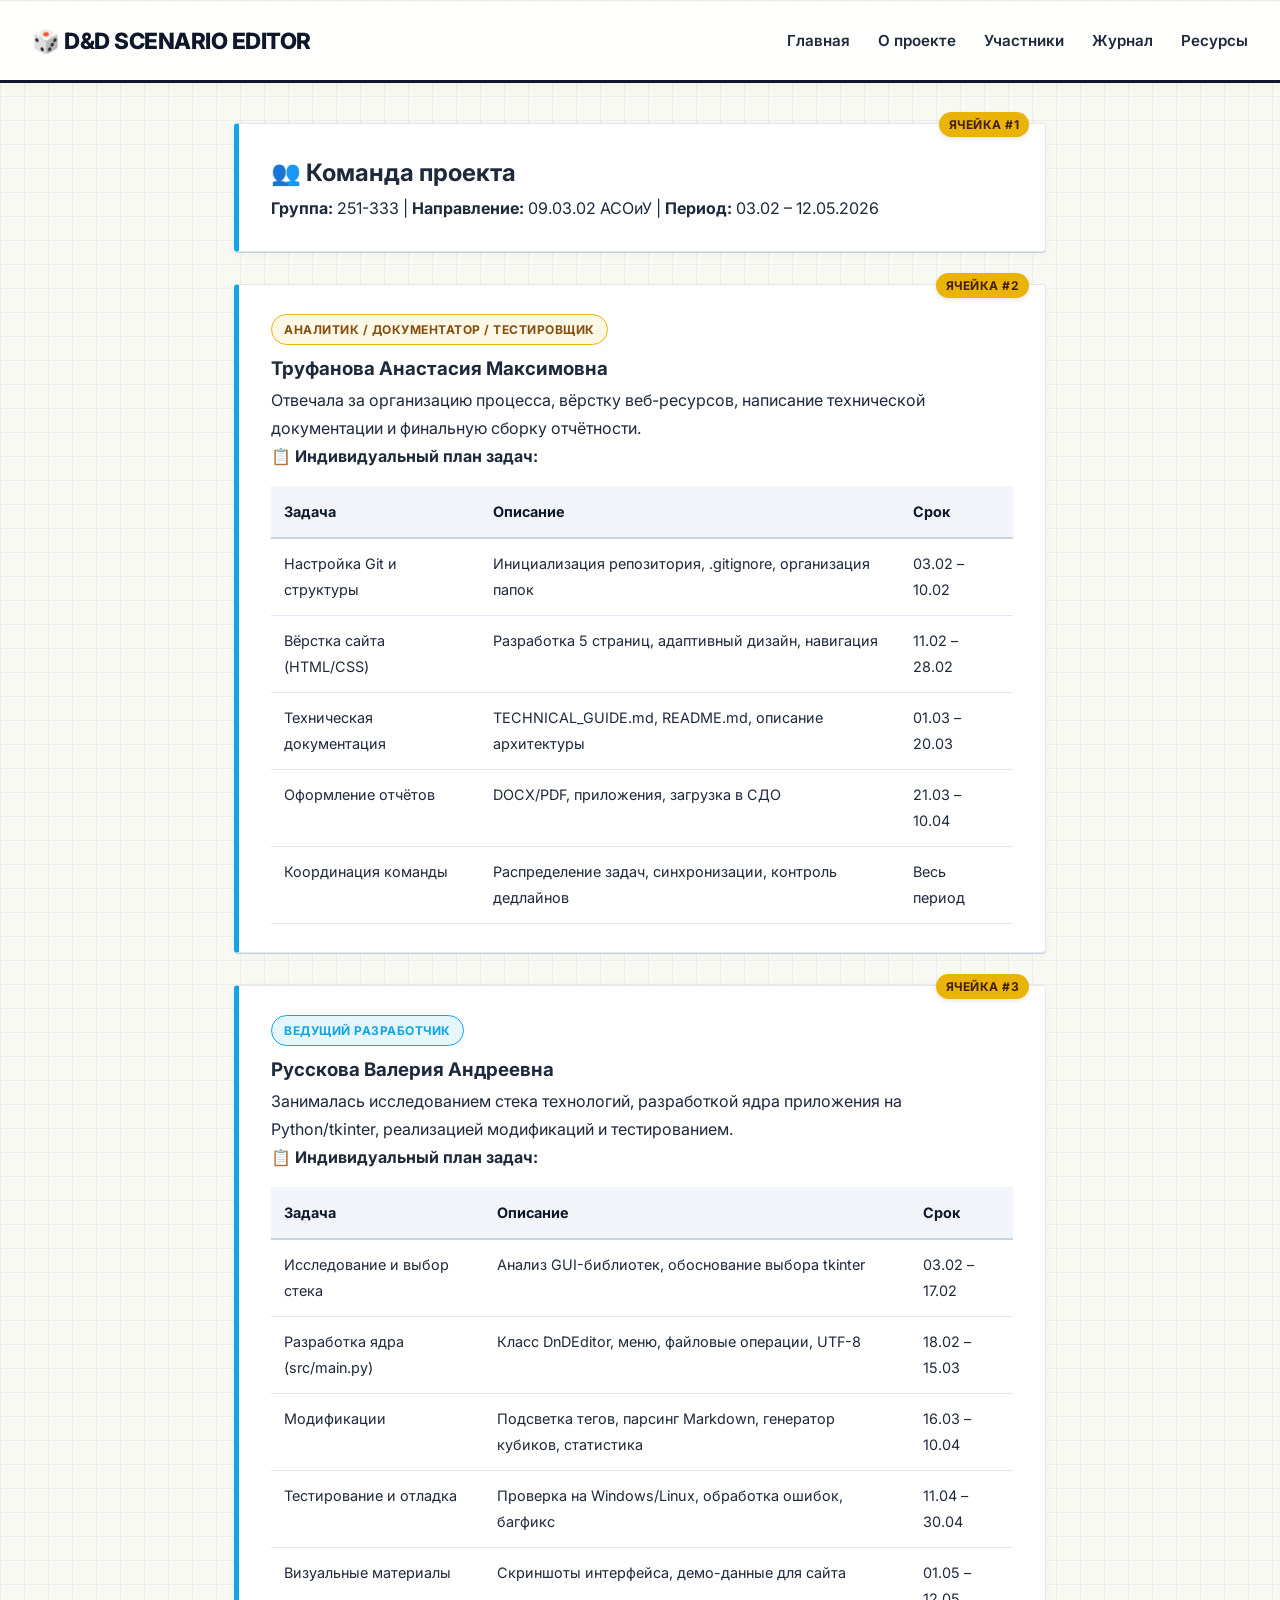
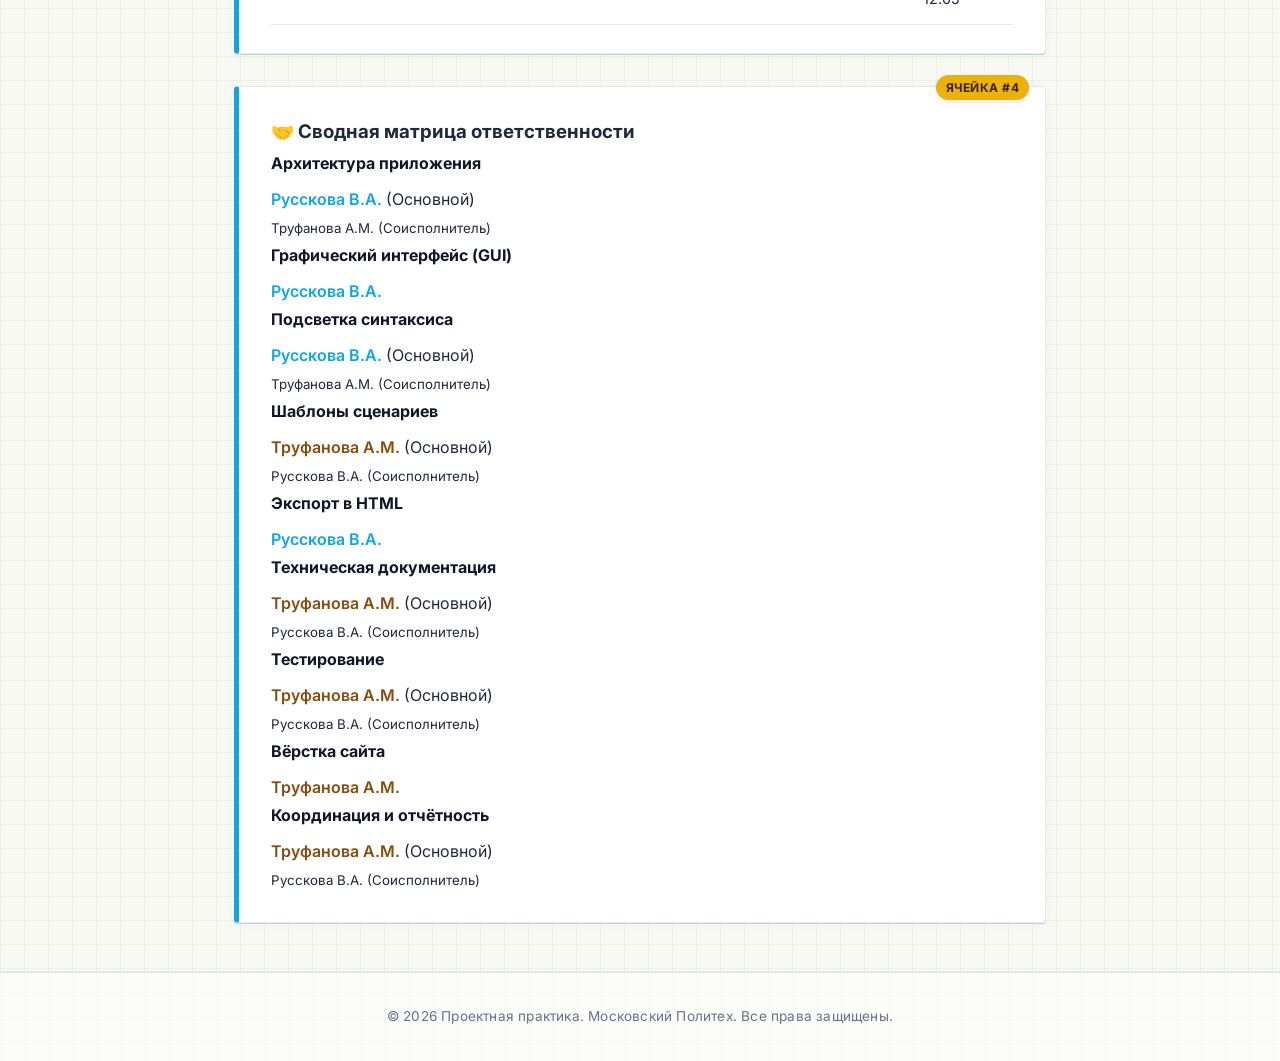
<file: site/participants.html>
<!DOCTYPE html>
<html lang="ru">
<head>
  <meta charset="UTF-8">
  <meta name="viewport" content="width=device-width, initial-scale=1.0">
  <title>Участники - D&D Scenario Editor</title>
  <link rel="stylesheet" href="css/style.css">
  <link href="https://fonts.googleapis.com/css2?family=Inter:wght@400;600;800&display=swap" rel="stylesheet">
  
  <style>
    .role-badge {
      display: inline-block;
      padding: 0.25rem 0.75rem;
      border-radius: 100px;
      font-size: 0.75rem;
      font-weight: 700;
      text-transform: uppercase;
      letter-spacing: 0.5px;
      margin-bottom: 0.5rem;
      border: 1px solid transparent;
    }
    .role-dev { 
      background: rgba(14, 165, 233, 0.1); 
      color: var(--secondary);
      border-color: var(--secondary);
    } 
    .role-doc { 
      background: rgba(234, 179, 8, 0.1); 
      color: #854d0e;
      border-color: var(--accent);
    }

    .participant-section {
      margin-bottom: 2rem;
    }
    
    .task-table {
      width: 100%;
      border-collapse: collapse;
      margin-top: 1rem;
      font-size: 0.9rem;
    }
    .task-table th {
      background: #f1f5f9;
      padding: 0.8rem;
      text-align: left;
      border-bottom: 2px solid #cbd5e1;
      color: var(--primary);
      font-weight: 700;
    }
    .task-table td {
      padding: 0.8rem;
      border-bottom: 1px solid #e2e8f0;
      vertical-align: top;
    }
    .status-done { 
      color: #166534; 
      font-weight: 600; 
      background: rgba(22, 101, 52, 0.05);
      padding: 2px 6px;
      border-radius: 4px;
    }
    
    .resp-card strong {
      display: block;
      margin-bottom: 0.5rem;
      color: var(--primary);
    }
    .resp-highlight {
      font-weight: 600;
      color: var(--secondary);
    }
  </style>
</head>
<body>
  <header>
    <h1>🎲 D&D Scenario Editor</h1>
    <nav>
      <a href="index.html">Главная</a>
      <a href="about.html">О проекте</a>
      <a href="participants.html">Участники</a>
      <a href="journal.html">Журнал</a>
      <a href="resources.html">Ресурсы</a>
    </nav>
  </header>
  <main>
    <div class="card">
      <h2>👥 Команда проекта</h2>
      <p><strong>Группа:</strong> 251-333 | <strong>Направление:</strong> 09.03.02 АСОиУ | <strong>Период:</strong> 03.02 – 12.05.2026</p>
    </div>

    <div class="card participant-section">
      <span class="role-badge role-doc">Аналитик / Документатор / Тестировщик</span>
      <h3>Труфанова Анастасия Максимовна</h3>
      <p>Отвечала за организацию процесса, вёрстку веб-ресурсов, написание технической документации и финальную сборку отчётности.</p>
      
      <h4>📋 Индивидуальный план задач:</h4>
      <table class="task-table">
        <thead>
          <tr>
            <th>Задача</th>
            <th>Описание</th>
            <th>Срок</th>
          </tr>
        </thead>
        <tbody>
          <tr>
            <td>Настройка Git и структуры</td>
            <td>Инициализация репозитория, .gitignore, организация папок</td>
            <td>03.02 – 10.02</td>
            
          </tr>
          <tr>
            <td>Вёрстка сайта (HTML/CSS)</td>
            <td>Разработка 5 страниц, адаптивный дизайн, навигация</td>
            <td>11.02 – 28.02</td>
            
          </tr>
          <tr>
            <td>Техническая документация</td>
            <td>TECHNICAL_GUIDE.md, README.md, описание архитектуры</td>
            <td>01.03 – 20.03</td>
            
          </tr>
          <tr>
            <td>Оформление отчётов</td>
            <td>DOCX/PDF, приложения, загрузка в СДО</td>
            <td>21.03 – 10.04</td>
            
          </tr>
          <tr>
            <td>Координация команды</td>
            <td>Распределение задач, синхронизации, контроль дедлайнов</td>
            <td>Весь период</td>
            
          </tr>
        </tbody>
      </table>
    </div>

    <div class="card participant-section">
      <span class="role-badge role-dev">Ведущий разработчик</span>
      <h3>Русскова Валерия Андреевна</h3>
      <p>Занималась исследованием стека технологий, разработкой ядра приложения на Python/tkinter, реализацией модификаций и тестированием.</p>
      
      <h4>📋 Индивидуальный план задач:</h4>
      <table class="task-table">
        <thead>
          <tr>
            <th>Задача</th>
            <th>Описание</th>
            <th>Срок</th>
          </tr>
        </thead>
        <tbody>
          <tr>
            <td>Исследование и выбор стека</td>
            <td>Анализ GUI-библиотек, обоснование выбора tkinter</td>
            <td>03.02 – 17.02</td>
            
          </tr>
          <tr>
            <td>Разработка ядра (src/main.py)</td>
            <td>Класс DnDEditor, меню, файловые операции, UTF-8</td>
            <td>18.02 – 15.03</td>
            
          </tr>
          <tr>
            <td>Модификации</td>
            <td>Подсветка тегов, парсинг Markdown, генератор кубиков, статистика</td>
            <td>16.03 – 10.04</td>
            
          </tr>
          <tr>
            <td>Тестирование и отладка</td>
            <td>Проверка на Windows/Linux, обработка ошибок, багфикс</td>
            <td>11.04 – 30.04</td>
            
          </tr>
          <tr>
            <td>Визуальные материалы</td>
            <td>Скриншоты интерфейса, демо-данные для сайта</td>
            <td>01.05 – 12.05</td>
            
          </tr>
        </tbody>
      </table>
    </div>

    <div class="card">
      <h3>🤝 Сводная матрица ответственности</h3>
      <div class="features-grid">
        <div class="mini-feature resp-card">
          <strong>Архитектура приложения</strong>
          <span class="resp-highlight">Русскова В.А.</span> (Основной)<br>
          <small>Труфанова А.М. (Соисполнитель)</small>
        </div>
        <div class="mini-feature resp-card">
          <strong>Графический интерфейс (GUI)</strong>
          <span class="resp-highlight">Русскова В.А.</span>
        </div>
        <div class="mini-feature resp-card">
          <strong>Подсветка синтаксиса</strong>
          <span class="resp-highlight">Русскова В.А.</span> (Основной)<br>
          <small>Труфанова А.М. (Соисполнитель)</small>
        </div>
        <div class="mini-feature resp-card">
          <strong>Шаблоны сценариев</strong>
          <span style="color: #854d0e; font-weight: 600;">Труфанова А.М.</span> (Основной)<br>
          <small>Русскова В.А. (Соисполнитель)</small>
        </div>
        <div class="mini-feature resp-card">
          <strong>Экспорт в HTML</strong>
          <span class="resp-highlight">Русскова В.А.</span>
        </div>
        <div class="mini-feature resp-card">
          <strong>Техническая документация</strong>
          <span style="color: #854d0e; font-weight: 600;">Труфанова А.М.</span> (Основной)<br>
          <small>Русскова В.А. (Соисполнитель)</small>
        </div>
        <div class="mini-feature resp-card">
          <strong>Тестирование</strong>
          <span style="color: #854d0e; font-weight: 600;">Труфанова А.М.</span> (Основной)<br>
          <small>Русскова В.А. (Соисполнитель)</small>
        </div>
        <div class="mini-feature resp-card">
          <strong>Вёрстка сайта</strong>
          <span style="color: #854d0e; font-weight: 600;">Труфанова А.М.</span>
        </div>
        <div class="mini-feature resp-card">
          <strong>Координация и отчётность</strong>
          <span style="color: #854d0e; font-weight: 600;">Труфанова А.М.</span> (Основной)<br>
          <small>Русскова В.А. (Соисполнитель)</small>
        </div>
      </div>
    </div>

  </main>
  <footer>© 2026 Проектная практика. Московский Политех. Все права защищены.</footer>
</body>
</html>
</file>
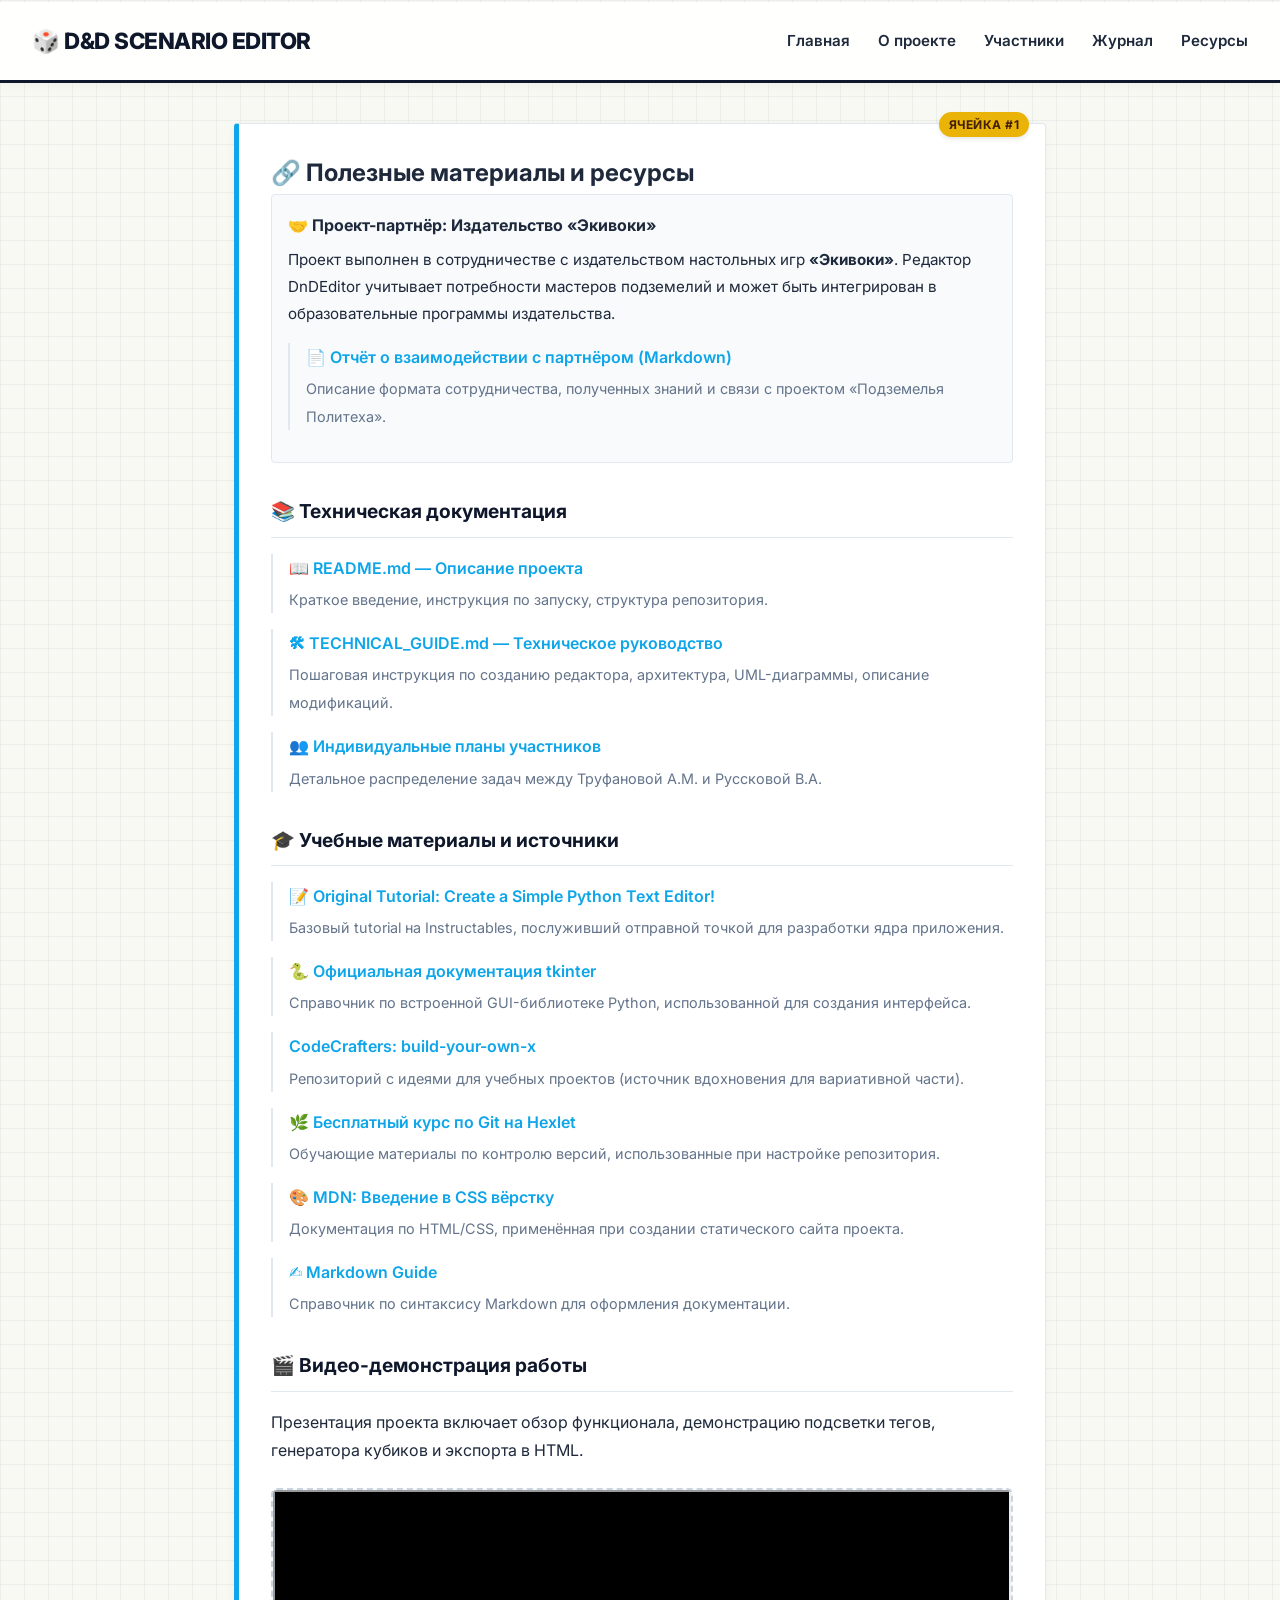
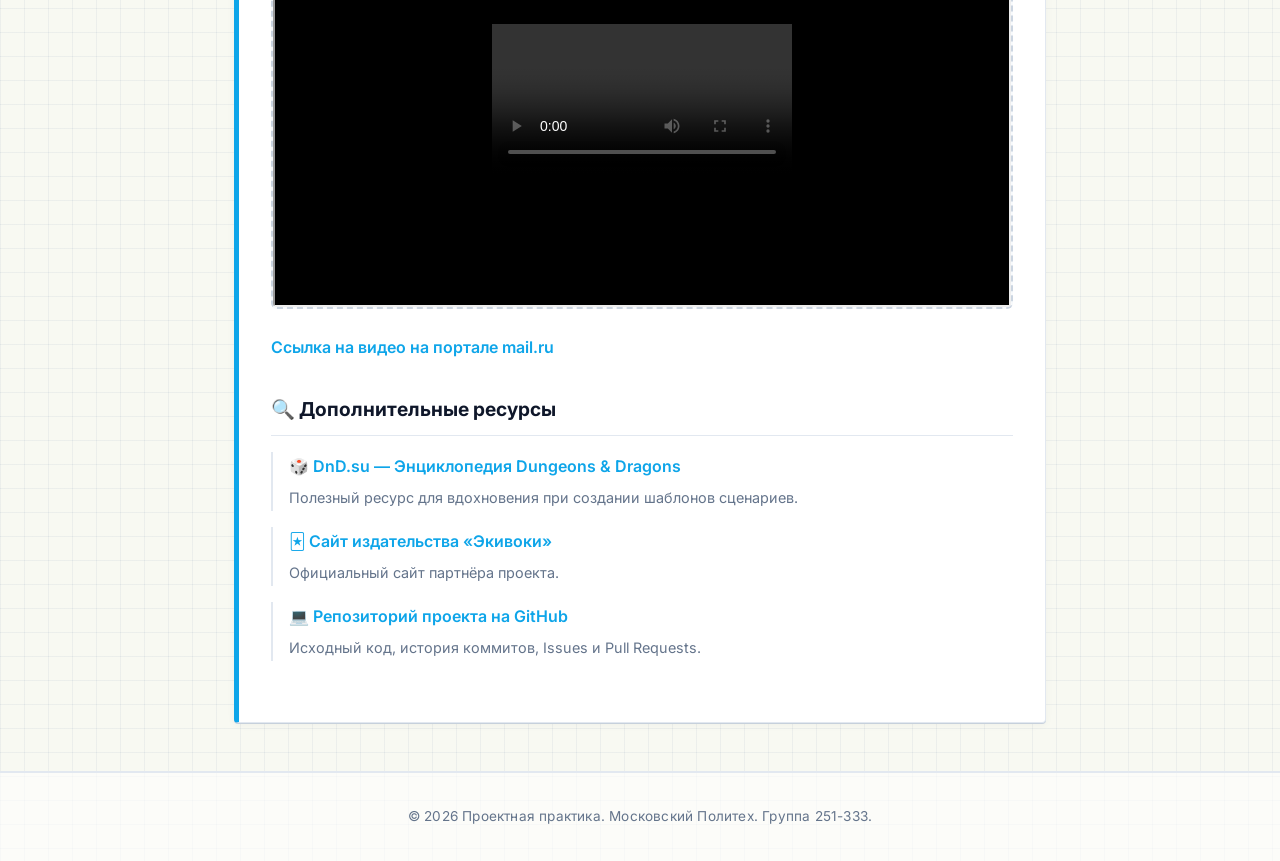
<file: site/resources.html>
<!DOCTYPE html>
<html lang="ru">
<head>
  <meta charset="UTF-8">
  <meta name="viewport" content="width=device-width, initial-scale=1.0">
  <title>Ресурсы - D&D Scenario Editor</title>
  <link rel="stylesheet" href="css/style.css">
  <link href="https://fonts.googleapis.com/css2?family=Inter:wght@400;600;800&display=swap" rel="stylesheet">
  
  <style>
    .resource-group {
      margin-bottom: 2rem;
    }
    .resource-group h3 {
      margin-bottom: 1rem;
      color: var(--primary);
      font-size: 1.2rem;
      border-bottom: 1px solid #e2e8f0;
      padding-bottom: 0.5rem;
    }
    .resource-list {
      list-style: none;
      padding: 0;
    }
    .resource-item {
      margin-bottom: 1rem;
      padding-left: 1rem;
      border-left: 2px solid #e2e8f0;
      transition: border-color 0.2s;
    }
    .resource-item:hover {
      border-left-color: var(--secondary);
    }
    .resource-link {
      color: var(--secondary);
      text-decoration: none;
      font-weight: 600;
      display: block;
      margin-bottom: 0.2rem;
      transition: color 0.2s;
    }
    .resource-link:hover {
      color: var(--primary);
      text-decoration: underline;
    }
    .resource-desc {
      font-size: 0.9rem;
      color: #64748b;
      line-height: 1.4;
    }
    .partner-highlight {
      background: #f8fafc;
      padding: 1rem;
      border-radius: 4px;
      border: 1px solid #e2e8f0;
      margin-bottom: 1.5rem;
    }
  </style>
</head>
<body>
  <header>
    <h1>🎲 D&D Scenario Editor</h1>
    <nav>
      <a href="index.html">Главная</a>
      <a href="about.html">О проекте</a>
      <a href="participants.html">Участники</a>
      <a href="journal.html">Журнал</a>
      <a href="resources.html">Ресурсы</a>
    </nav>
  </header>
  <main>
    <div class="card">
      <h2>🔗 Полезные материалы и ресурсы</h2>
      
      <div class="resource-group">
        <div class="partner-highlight">
          <strong>🤝 Проект-партнёр: Издательство «Экивоки»</strong>
          <p style="margin-top: 0.5rem; font-size: 0.95rem;">Проект выполнен в сотрудничестве с издательством настольных игр <strong>«Экивоки»</strong>. Редактор DnDEditor учитывает потребности мастеров подземелий и может быть интегрирован в образовательные программы издательства.</p>
          <ul class="resource-list" style="margin-top: 1rem;">
            <li class="resource-item">
              <a href="https://github.com/enestasy/practice-2026-1-python-text-editor/blob/master/reports/partner_report.md" target="_blank" class="resource-link">📄 Отчёт о взаимодействии с партнёром (Markdown)</a>
              <span class="resource-desc">Описание формата сотрудничества, полученных знаний и связи с проектом «Подземелья Политеха».</span>
            </li>
          </ul>
        </div>
      </div>

      <div class="resource-group">
        <h3>📚 Техническая документация</h3>
        <ul class="resource-list">
          <li class="resource-item">
            <a href="https://github.com/enestasy/practice-2026-1-python-text-editor/blob/master/docs/README.md" target="_blank" class="resource-link">📖 README.md — Описание проекта</a>
            <span class="resource-desc">Краткое введение, инструкция по запуску, структура репозитория.</span>
          </li>
          <li class="resource-item">
            <a href="https://github.com/enestasy/practice-2026-1-python-text-editor/blob/master/docs/TECHNICAL_GUIDE.md" target="_blank" class="resource-link">🛠 TECHNICAL_GUIDE.md — Техническое руководство</a>
            <span class="resource-desc">Пошаговая инструкция по созданию редактора, архитектура, UML-диаграммы, описание модификаций.</span>
          </li>
          <li class="resource-item">
            <a href="https://github.com/enestasy/practice-2026-1-python-text-editor/blob/master/reports/individual_plans.md" target="_blank" class="resource-link">👥 Индивидуальные планы участников</a>
            <span class="resource-desc">Детальное распределение задач между Труфановой А.М. и Руссковой В.А.</span>
          </li>
        </ul>
      </div>

      <div class="resource-group">
        <h3>🎓 Учебные материалы и источники</h3>
        <ul class="resource-list">
          <li class="resource-item">
            <a href="http://www.instructables.com/id/Create-a-Simple-Python-Text-Editor/" target="_blank" class="resource-link">📝 Original Tutorial: Create a Simple Python Text Editor!</a>
            <span class="resource-desc">Базовый tutorial на Instructables, послуживший отправной точкой для разработки ядра приложения.</span>
          </li>
          <li class="resource-item">
            <a href="https://docs.python.org/3/library/tkinter.html" target="_blank" class="resource-link">🐍 Официальная документация tkinter</a>
            <span class="resource-desc">Справочник по встроенной GUI-библиотеке Python, использованной для создания интерфейса.</span>
          </li>
          <li class="resource-item">
            <a href="https://github.com/codecrafters-io/build-your-own-x" target="_blank" class="resource-link">CodeCrafters: build-your-own-x</a>
            <span class="resource-desc">Репозиторий с идеями для учебных проектов (источник вдохновения для вариативной части).</span>
          </li>
          <li class="resource-item">
            <a href="https://ru.hexlet.io/courses/intro_to_git" target="_blank" class="resource-link">🌿 Бесплатный курс по Git на Hexlet</a>
            <span class="resource-desc">Обучающие материалы по контролю версий, использованные при настройке репозитория.</span>
          </li>
          <li class="resource-item">
            <a href="https://developer.mozilla.org/ru/docs/Learn_web_development/Core/CSS_layout/Introduction" target="_blank" class="resource-link">🎨 MDN: Введение в CSS вёрстку</a>
            <span class="resource-desc">Документация по HTML/CSS, применённая при создании статического сайта проекта.</span>
          </li>
          <li class="resource-item">
            <a href="https://www.markdownguide.org/basic-syntax/" target="_blank" class="resource-link">✍️ Markdown Guide</a>
            <span class="resource-desc">Справочник по синтаксису Markdown для оформления документации.</span>
          </li>
        </ul>
      </div>

      <div class="resource-group">
        <h3>🎬 Видео-демонстрация работы</h3>
        <p>Презентация проекта включает обзор функционала, демонстрацию подсветки тегов, генератора кубиков и экспорта в HTML.</p>
        
        <div class="video-container">
          <iframe src="img/2026-05-12 13-49-48.mp4" title="D&D Scenario Editor Demo" allowfullscreen></iframe>
        </div>

         <a href="https://cloud.mail.ru/public/HR3s/S9bESUbLm" target="_blank" class="resource-link">Ссылка на видео на портале mail.ru</a>
        <p style="font-size: 0.85rem; color: #64748b; margin-top: 0.5rem;">
        </p>
      </div>

      <div class="resource-group">
        <h3>🔍 Дополнительные ресурсы</h3>
        <ul class="resource-list">
          <li class="resource-item">
            <a href="https://dnd.su/" target="_blank" class="resource-link">🎲 DnD.su — Энциклопедия Dungeons & Dragons</a>
            <span class="resource-desc">Полезный ресурс для вдохновения при создании шаблонов сценариев.</span>
          </li>
          <li class="resource-item">
            <a href="https://ekivoki.ru/" target="_blank" class="resource-link">🃏 Сайт издательства «Экивоки»</a>
            <span class="resource-desc">Официальный сайт партнёра проекта.</span>
          </li>
          <li class="resource-item">
            <a href="https://github.com/enestasy/practice-2026-1-python-text-editor" target="_blank" class="resource-link">💻 Репозиторий проекта на GitHub</a>
            <span class="resource-desc">Исходный код, история коммитов, Issues и Pull Requests.</span>
          </li>
        </ul>
      </div>

    </div>
  </main>
  <footer>© 2026 Проектная практика. Московский Политех. Группа 251-333.</footer>
</body>
</html>
</file>
<file: site/css/style.css>
:root {
  --primary: #0f172a;      /* Чернила */
  --secondary: #0ea5e9;    /* Чертежный синий */
  --bg: #f8f9f2;           /* Тёплая бумага */
  --text: #1e293b;         /* Угольный */
  --card: #ffffff;         /* Чистая страница */
  --accent: #eab308;       /* Маркер-выделитель */
  --grid: rgba(148, 163, 184, 0.12); /* Сетка */
}

* { box-sizing: border-box; margin: 0; padding: 0; }

body {
  font-family: 'Inter', 'Segoe UI', system-ui, sans-serif;
  background-color: var(--bg);
  background-image:
    linear-gradient(var(--grid) 1px, transparent 1px),
    linear-gradient(90deg, var(--grid) 1px, transparent 1px);
  background-size: 24px 24px;
  color: var(--text);
  line-height: 1.75;
  min-height: 100vh;
  padding-top: 2px; /* Выравнивание по сетке */
}

header {
  background: rgba(255, 255, 255, 0.92);
  backdrop-filter: blur(10px);
  border-bottom: 3px solid var(--primary);
  padding: 1.2rem 2rem;
  display: flex;
  justify-content: space-between;
  align-items: center;
  box-shadow: 0 4px 12px rgba(0,0,0,0.03);
}
header h1 {
  font-size: 1.4rem;
  font-weight: 800;
  letter-spacing: -0.5px;
  color: var(--primary);
  text-transform: uppercase;
}
nav a {
  color: var(--text);
  text-decoration: none;
  margin-left: 1.5rem;
  font-weight: 600;
  font-size: 0.95rem;
  position: relative;
  transition: color 0.2s;
}
nav a::after {
  content: '';
  position: absolute;
  bottom: -4px; left: 0;
  width: 0%; height: 3px;
  background: var(--accent);
  transition: width 0.25s ease;
  border-radius: 2px;
}
nav a:hover { color: var(--secondary); }
nav a:hover::after { width: 100%; }

main {
  max-width: 860px;
  margin: 2.5rem auto;
  padding: 0 1.5rem;
  counter-reset: lesson; /* Счётчик учебных записей */
}

.card {
  background: var(--card);
  padding: 1.8rem 2rem;
  border-radius: 4px;
  border: 1px solid #e2e8f0;
  border-left: 5px solid var(--secondary);
  box-shadow: 0 2px 8px rgba(0,0,0,0.04), 0 1px 0 #cbd5e1;
  margin-bottom: 2rem;
  position: relative;
  transition: transform 0.2s ease, box-shadow 0.2s ease, border-left-color 0.2s;
  counter-increment: lesson;
}
.card::before {
  content: "Ячейка #" counter(lesson);
  position: absolute;
  top: -12px; right: 16px;
  background: var(--accent);
  color: #422006;
  font-size: 0.75rem;
  font-weight: 700;
  padding: 2px 10px;
  border-radius: 100px;
  box-shadow: 0 2px 4px rgba(0,0,0,0.1);
  text-transform: uppercase;
  letter-spacing: 0.5px;
}
.card:hover {
  transform: translateY(-2px);
  box-shadow: 0 8px 20px rgba(14, 165, 233, 0.12), 0 2px 0 #cbd5e1;
  border-left-color: var(--accent);
}

img {
  max-width: 100%;
  border-radius: 6px;
  margin: 1.2rem 0;
  border: 1px solid #e2e8f0;
  box-shadow: 0 4px 10px rgba(0,0,0,0.05);
  background: #fff;
}

.video-container {
  position: relative;
  padding-bottom: 56.25%;
  height: 0;
  overflow: hidden;
  border-radius: 6px;
  margin: 1.5rem 0;
  border: 2px dashed #cbd5e1;
  background: #f8fafc;
}
.video-container::after {
  content: "▶ Видеоурок";
  position: absolute;
  top: 50%; left: 50%;
  transform: translate(-50%, -50%);
  background: rgba(15, 23, 42, 0.85);
  color: white;
  padding: 8px 16px;
  border-radius: 20px;
  font-size: 0.9rem;
  font-weight: 500;
  pointer-events: none;
  z-index: 1;
}
.video-container iframe {
  position: absolute;
  top: 0; left: 0; width: 100%; height: 100%;
  z-index: 2;
}

footer {
  text-align: center;
  padding: 2rem 1rem;
  color: #64748b;
  font-size: 0.85rem;
  border-top: 2px solid #e2e8f0;
  margin-top: 3rem;
  background: rgba(255,255,255,0.6);
  letter-spacing: 0.2px;
}

@media (max-width: 600px) {
  header { flex-direction: column; gap: 1rem; text-align: center; }
  nav { display: flex; flex-wrap: wrap; gap: 0.8rem; justify-content: center; }
  nav a { margin: 0; }
  .card { padding: 1.5rem; }
  .card::before { top: -10px; right: 10px; font-size: 0.7rem; }
}
</file>
